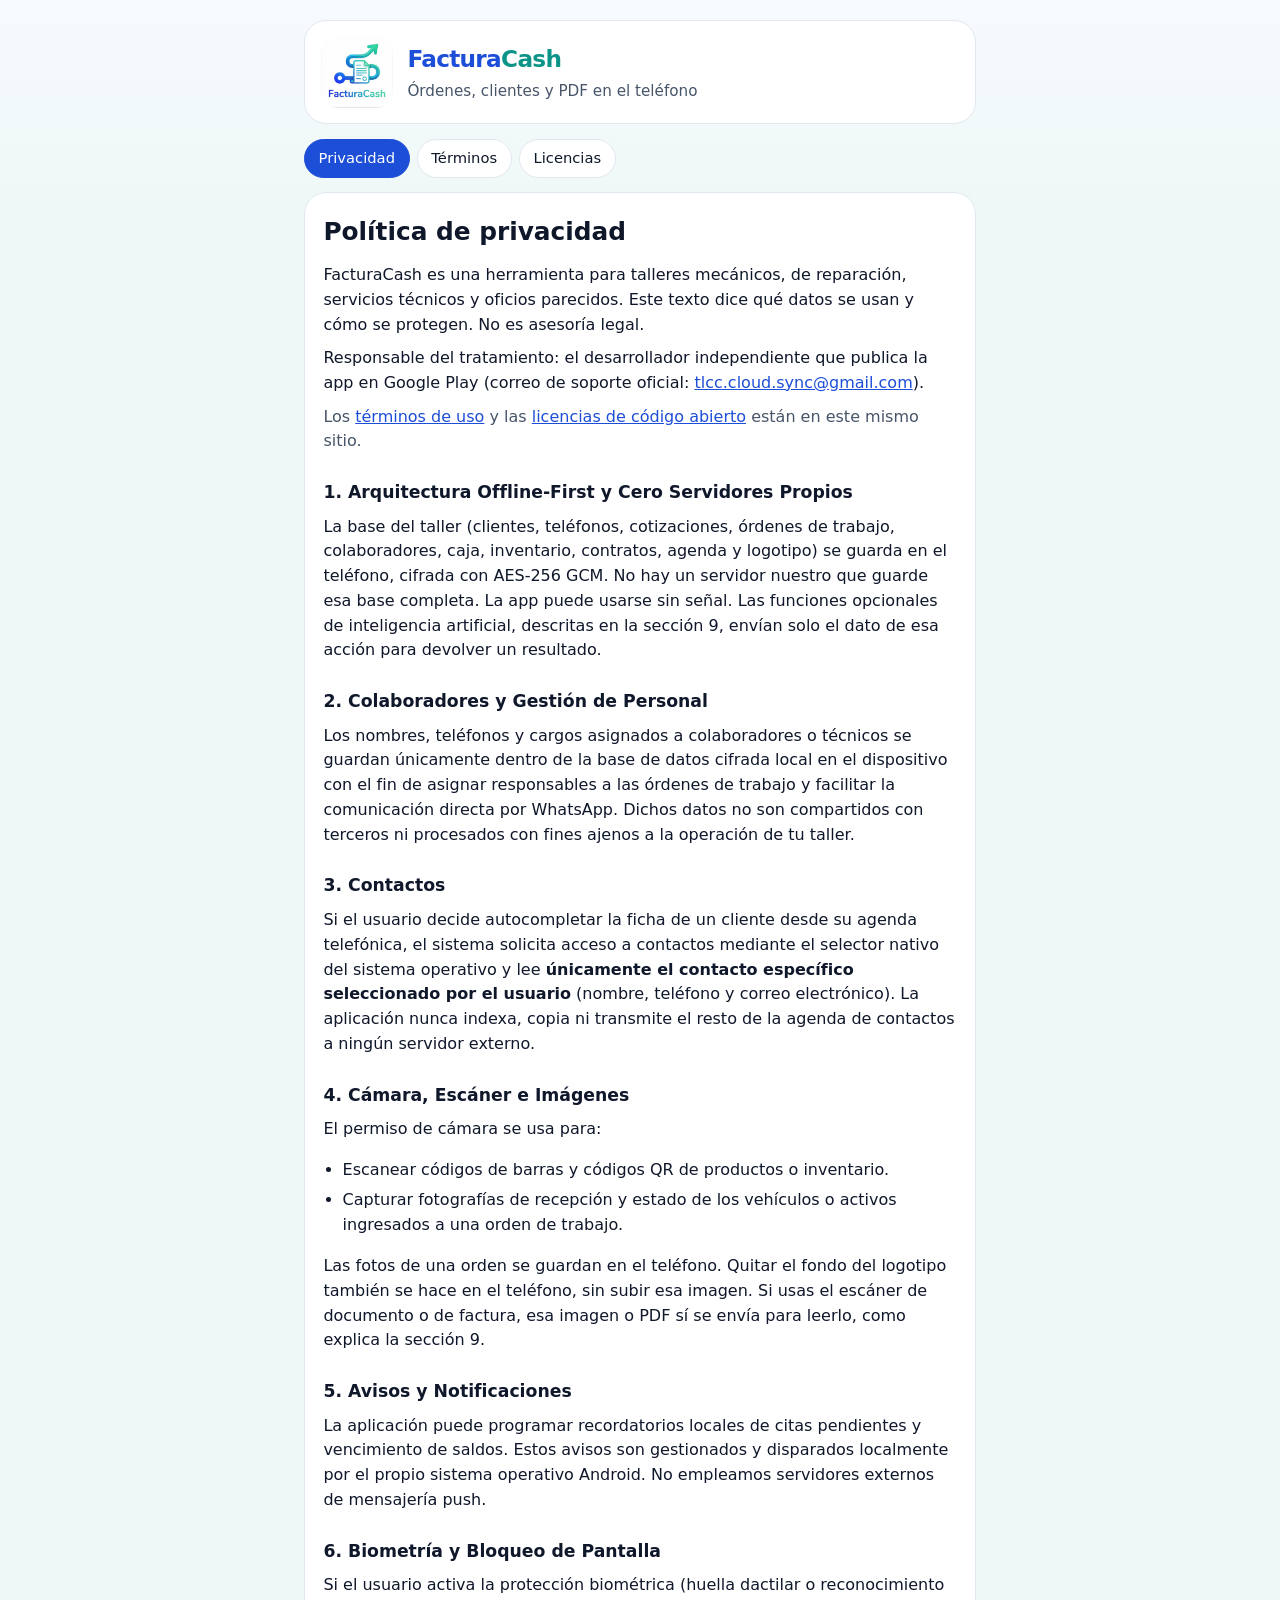
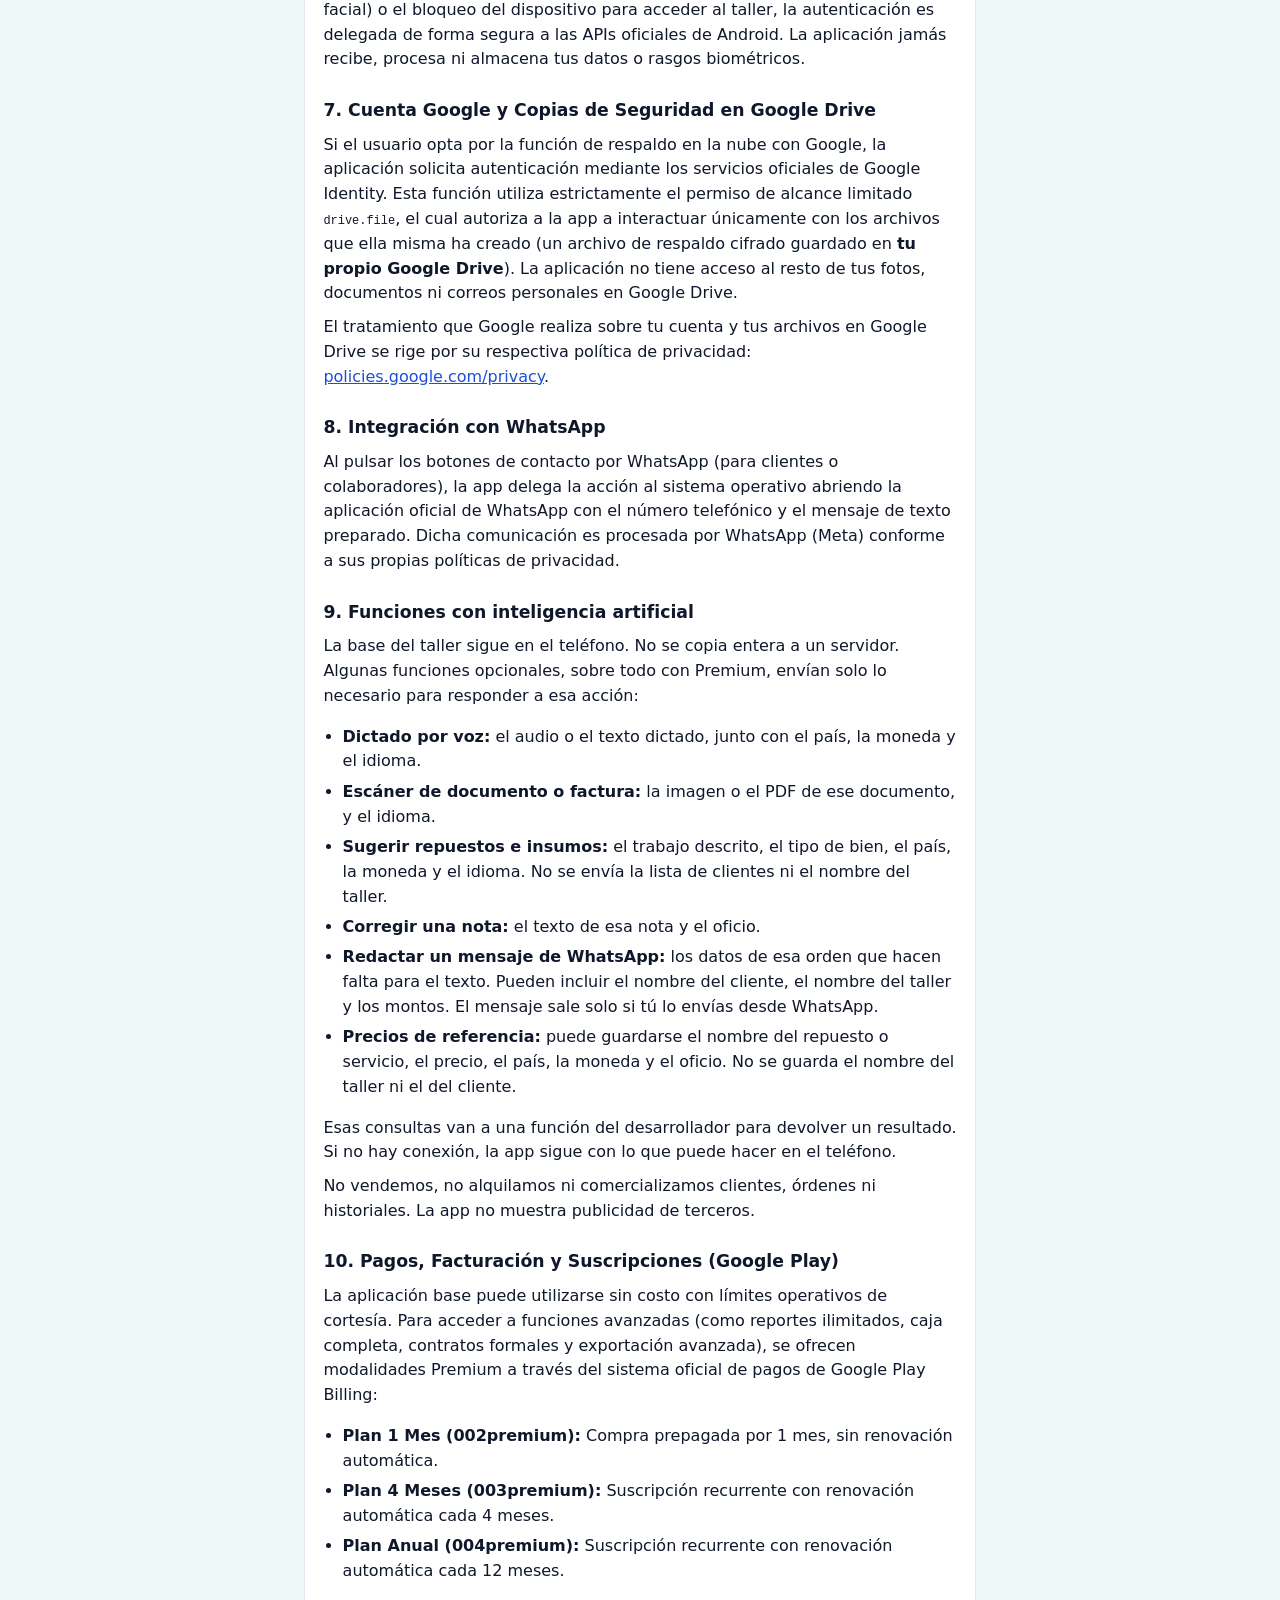
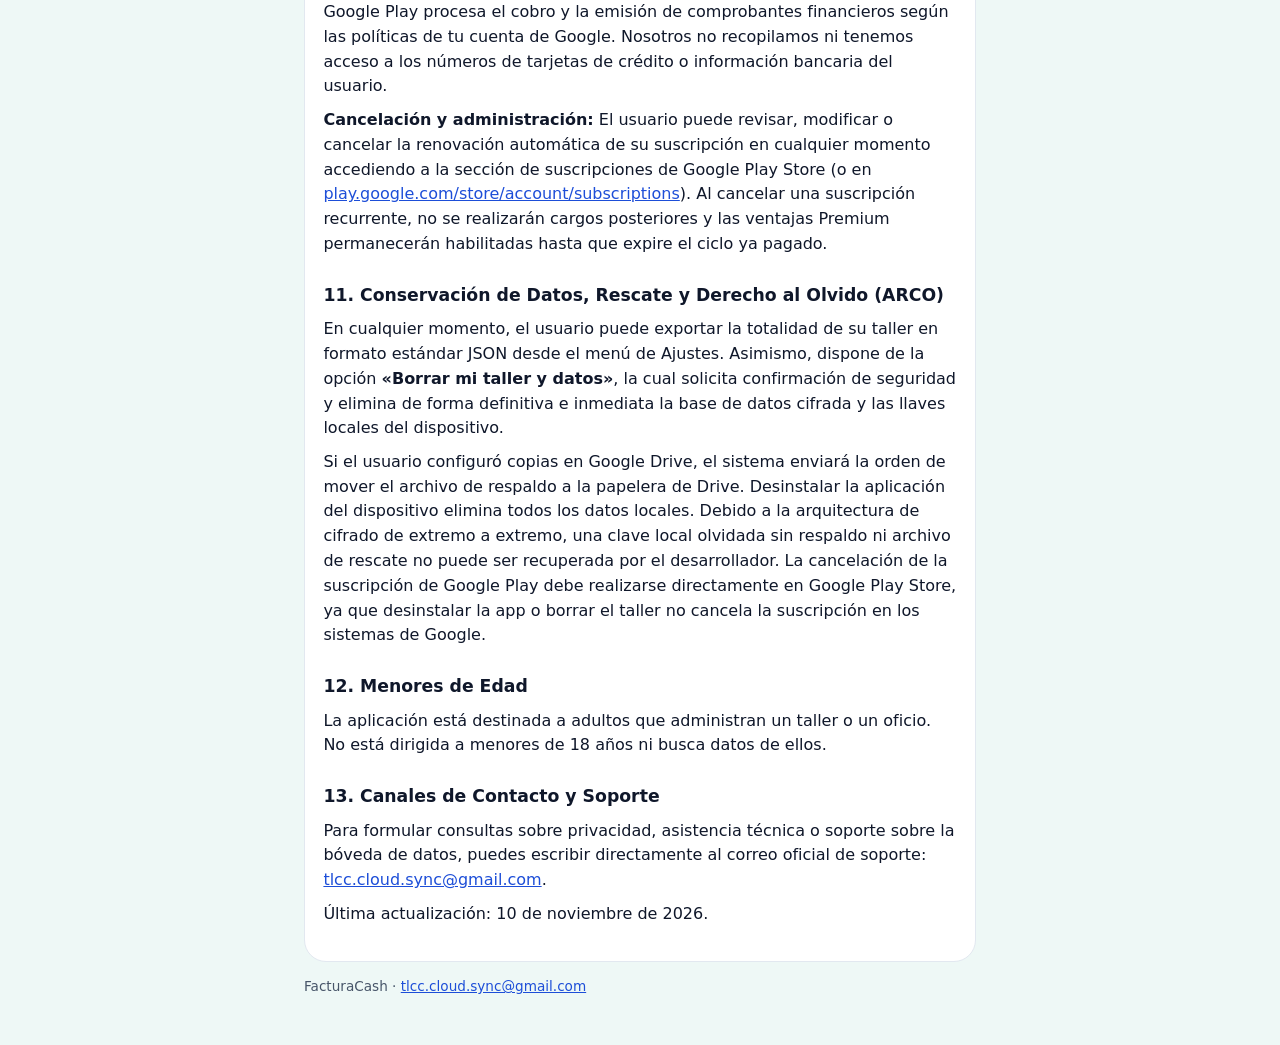
<file: index.html>
<!DOCTYPE html>
<html lang="es">
<head>
  <meta charset="UTF-8" />
  <meta name="viewport" content="width=device-width, initial-scale=1" />
  <title>Política de privacidad — FacturaCash</title>
  <link rel="stylesheet" href="styles.css" />
  <link rel="icon" href="icono.png" />
</head>
<body>
  <div class="wrap">
  <header class="top">
    <img src="icono.png" alt="" width="72" height="72" />
    <div>
      <p class="brand"><span class="a">Factura</span><span class="b">Cash</span></p>
      <p class="tag">Órdenes, clientes y PDF en el teléfono</p>
    </div>
  </header>
  <nav>
    <a href="./" aria-current="page">Privacidad</a>
    <a href="terminos.html">Términos</a>
    <a href="licencias.html">Licencias</a>
  </nav>
  <main>
  <h1>Política de privacidad</h1>
  <p>FacturaCash es una herramienta para talleres mecánicos, de reparación, servicios técnicos y oficios parecidos. Este texto dice qué datos se usan y cómo se protegen. No es asesoría legal.</p>
  <p>Responsable del tratamiento: el desarrollador independiente que publica la app en Google Play (correo de soporte oficial: <a href="mailto:tlcc.cloud.sync@gmail.com">tlcc.cloud.sync@gmail.com</a>).</p>
  <p class="note">Los <a href="terminos.html">términos de uso</a> y las <a href="licencias.html">licencias de código abierto</a> están en este mismo sitio.</p>

  <h2>1. Arquitectura Offline-First y Cero Servidores Propios</h2>
  <p>La base del taller (clientes, teléfonos, cotizaciones, órdenes de trabajo, colaboradores, caja, inventario, contratos, agenda y logotipo) se guarda en el teléfono, cifrada con AES-256 GCM. No hay un servidor nuestro que guarde esa base completa. La app puede usarse sin señal. Las funciones opcionales de inteligencia artificial, descritas en la sección 9, envían solo el dato de esa acción para devolver un resultado.</p>

  <h2>2. Colaboradores y Gestión de Personal</h2>
  <p>Los nombres, teléfonos y cargos asignados a colaboradores o técnicos se guardan únicamente dentro de la base de datos cifrada local en el dispositivo con el fin de asignar responsables a las órdenes de trabajo y facilitar la comunicación directa por WhatsApp. Dichos datos no son compartidos con terceros ni procesados con fines ajenos a la operación de tu taller.</p>

  <h2>3. Contactos</h2>
  <p>Si el usuario decide autocompletar la ficha de un cliente desde su agenda telefónica, el sistema solicita acceso a contactos mediante el selector nativo del sistema operativo y lee <strong>únicamente el contacto específico seleccionado por el usuario</strong> (nombre, teléfono y correo electrónico). La aplicación nunca indexa, copia ni transmite el resto de la agenda de contactos a ningún servidor externo.</p>

  <h2>4. Cámara, Escáner e Imágenes</h2>
  <p>El permiso de cámara se usa para:</p>
  <ul>
    <li>Escanear códigos de barras y códigos QR de productos o inventario.</li>
    <li>Capturar fotografías de recepción y estado de los vehículos o activos ingresados a una orden de trabajo.</li>
  </ul>
  <p>Las fotos de una orden se guardan en el teléfono. Quitar el fondo del logotipo también se hace en el teléfono, sin subir esa imagen. Si usas el escáner de documento o de factura, esa imagen o PDF sí se envía para leerlo, como explica la sección 9.</p>

  <h2>5. Avisos y Notificaciones</h2>
  <p>La aplicación puede programar recordatorios locales de citas pendientes y vencimiento de saldos. Estos avisos son gestionados y disparados localmente por el propio sistema operativo Android. No empleamos servidores externos de mensajería push.</p>

  <h2>6. Biometría y Bloqueo de Pantalla</h2>
  <p>Si el usuario activa la protección biométrica (huella dactilar o reconocimiento facial) o el bloqueo del dispositivo para acceder al taller, la autenticación es delegada de forma segura a las APIs oficiales de Android. La aplicación jamás recibe, procesa ni almacena tus datos o rasgos biométricos.</p>

  <h2>7. Cuenta Google y Copias de Seguridad en Google Drive</h2>
  <p>Si el usuario opta por la función de respaldo en la nube con Google, la aplicación solicita autenticación mediante los servicios oficiales de Google Identity. Esta función utiliza estrictamente el permiso de alcance limitado <code>drive.file</code>, el cual autoriza a la app a interactuar únicamente con los archivos que ella misma ha creado (un archivo de respaldo cifrado guardado en <strong>tu propio Google Drive</strong>). La aplicación no tiene acceso al resto de tus fotos, documentos ni correos personales en Google Drive.</p>
  <p>El tratamiento que Google realiza sobre tu cuenta y tus archivos en Google Drive se rige por su respectiva política de privacidad: <a href="https://policies.google.com/privacy" target="_blank" rel="noopener">policies.google.com/privacy</a>.</p>

  <h2>8. Integración con WhatsApp</h2>
  <p>Al pulsar los botones de contacto por WhatsApp (para clientes o colaboradores), la app delega la acción al sistema operativo abriendo la aplicación oficial de WhatsApp con el número telefónico y el mensaje de texto preparado. Dicha comunicación es procesada por WhatsApp (Meta) conforme a sus propias políticas de privacidad.</p>

  <h2>9. Funciones con inteligencia artificial</h2>
  <p>La base del taller sigue en el teléfono. No se copia entera a un servidor. Algunas funciones opcionales, sobre todo con Premium, envían solo lo necesario para responder a esa acción:</p>
  <ul>
    <li><strong>Dictado por voz:</strong> el audio o el texto dictado, junto con el país, la moneda y el idioma.</li>
    <li><strong>Escáner de documento o factura:</strong> la imagen o el PDF de ese documento, y el idioma.</li>
    <li><strong>Sugerir repuestos e insumos:</strong> el trabajo descrito, el tipo de bien, el país, la moneda y el idioma. No se envía la lista de clientes ni el nombre del taller.</li>
    <li><strong>Corregir una nota:</strong> el texto de esa nota y el oficio.</li>
    <li><strong>Redactar un mensaje de WhatsApp:</strong> los datos de esa orden que hacen falta para el texto. Pueden incluir el nombre del cliente, el nombre del taller y los montos. El mensaje sale solo si tú lo envías desde WhatsApp.</li>
    <li><strong>Precios de referencia:</strong> puede guardarse el nombre del repuesto o servicio, el precio, el país, la moneda y el oficio. No se guarda el nombre del taller ni el del cliente.</li>
  </ul>
  <p>Esas consultas van a una función del desarrollador para devolver un resultado. Si no hay conexión, la app sigue con lo que puede hacer en el teléfono.</p>
  <p>No vendemos, no alquilamos ni comercializamos clientes, órdenes ni historiales. La app no muestra publicidad de terceros.</p>

  <h2>10. Pagos, Facturación y Suscripciones (Google Play)</h2>
  <p>La aplicación base puede utilizarse sin costo con límites operativos de cortesía. Para acceder a funciones avanzadas (como reportes ilimitados, caja completa, contratos formales y exportación avanzada), se ofrecen modalidades Premium a través del sistema oficial de pagos de Google Play Billing:</p>
  <ul>
    <li><strong>Plan 1 Mes (002premium):</strong> Compra prepagada por 1 mes, sin renovación automática.</li>
    <li><strong>Plan 4 Meses (003premium):</strong> Suscripción recurrente con renovación automática cada 4 meses.</li>
    <li><strong>Plan Anual (004premium):</strong> Suscripción recurrente con renovación automática cada 12 meses.</li>
  </ul>
  <p>Google Play procesa el cobro y la emisión de comprobantes financieros según las políticas de tu cuenta de Google. Nosotros no recopilamos ni tenemos acceso a los números de tarjetas de crédito o información bancaria del usuario.</p>
  <p><strong>Cancelación y administración:</strong> El usuario puede revisar, modificar o cancelar la renovación automática de su suscripción en cualquier momento accediendo a la sección de suscripciones de Google Play Store (o en <a href="https://play.google.com/store/account/subscriptions" target="_blank" rel="noopener">play.google.com/store/account/subscriptions</a>). Al cancelar una suscripción recurrente, no se realizarán cargos posteriores y las ventajas Premium permanecerán habilitadas hasta que expire el ciclo ya pagado.</p>

  <h2>11. Conservación de Datos, Rescate y Derecho al Olvido (ARCO)</h2>
  <p>En cualquier momento, el usuario puede exportar la totalidad de su taller en formato estándar JSON desde el menú de Ajustes. Asimismo, dispone de la opción <strong>«Borrar mi taller y datos»</strong>, la cual solicita confirmación de seguridad y elimina de forma definitiva e inmediata la base de datos cifrada y las llaves locales del dispositivo.</p>
  <p>Si el usuario configuró copias en Google Drive, el sistema enviará la orden de mover el archivo de respaldo a la papelera de Drive. Desinstalar la aplicación del dispositivo elimina todos los datos locales. Debido a la arquitectura de cifrado de extremo a extremo, una clave local olvidada sin respaldo ni archivo de rescate no puede ser recuperada por el desarrollador. La cancelación de la suscripción de Google Play debe realizarse directamente en Google Play Store, ya que desinstalar la app o borrar el taller no cancela la suscripción en los sistemas de Google.</p>

  <h2>12. Menores de Edad</h2>
  <p>La aplicación está destinada a adultos que administran un taller o un oficio. No está dirigida a menores de 18 años ni busca datos de ellos.</p>

  <h2>13. Canales de Contacto y Soporte</h2>
  <p>Para formular consultas sobre privacidad, asistencia técnica o soporte sobre la bóveda de datos, puedes escribir directamente al correo oficial de soporte: <a href="mailto:tlcc.cloud.sync@gmail.com">tlcc.cloud.sync@gmail.com</a>.</p>
  <p>Última actualización: 10 de noviembre de 2026.</p>
  </main>
  <footer>FacturaCash · <a href="mailto:tlcc.cloud.sync@gmail.com">tlcc.cloud.sync@gmail.com</a></footer>
  </div>
</body>
</html>
</file>
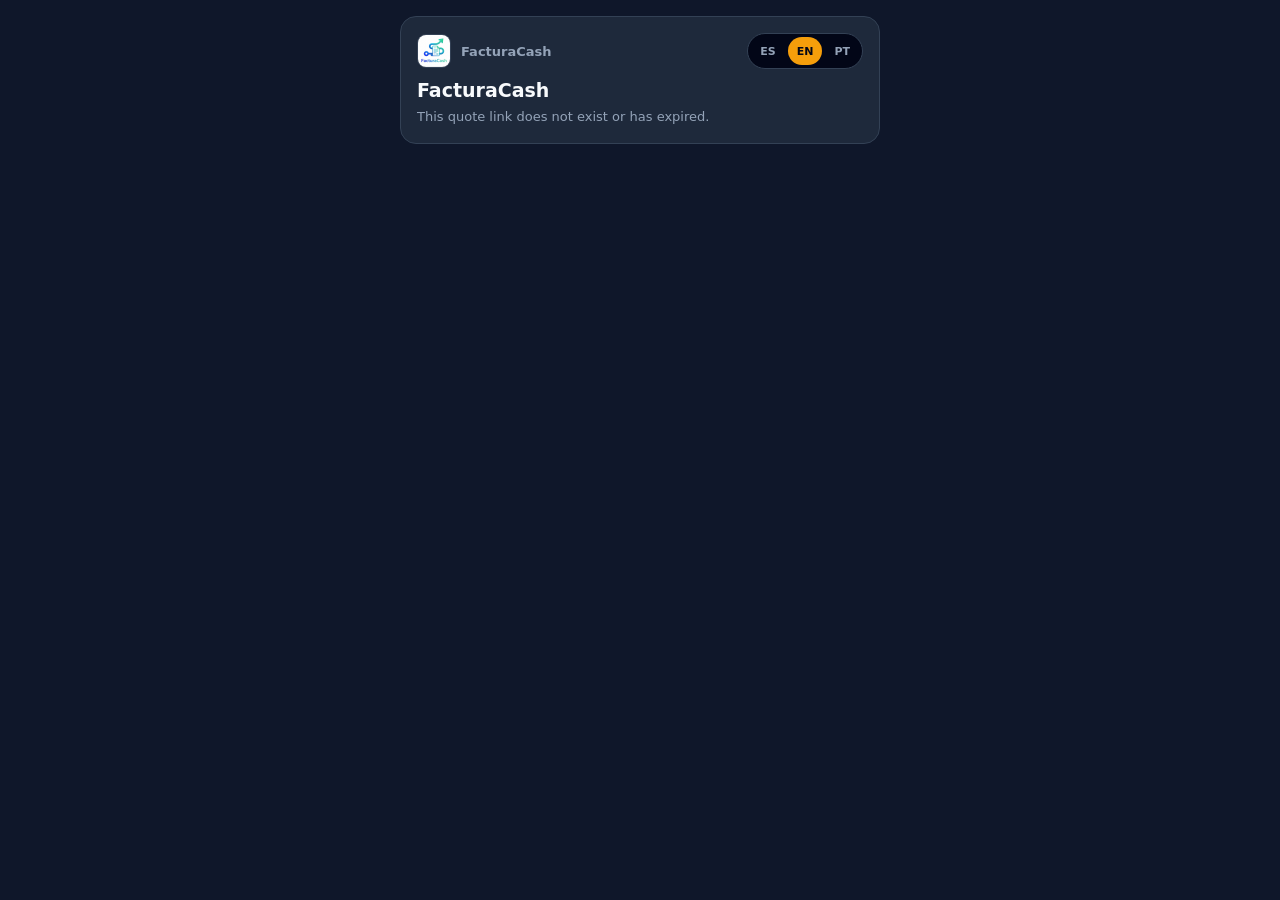
<file: firma.html>
<!DOCTYPE html>
<html lang="es">
<head>
  <meta charset="UTF-8" />
  <meta name="viewport" content="width=device-width, initial-scale=1.0, maximum-scale=1.0, user-scalable=no" />
  <title>Confirmación de Cotización · FacturaCash</title>
  <link rel="icon" href="icono.png" />
  <style>
    :root {
      --bg: #0f172a;
      --card: #1e293b;
      --border: #334155;
      --text: #f8fafc;
      --muted: #94a3b8;
      --accent: #f59e0b;
      --green: #10b981;
      --red: #ef4444;
    }
    * { box-sizing: border-box; margin: 0; padding: 0; font-family: system-ui, -apple-system, "Segoe UI", sans-serif; }
    body { background: var(--bg); color: var(--text); min-height: 100vh; padding: 16px; }
    .wrap { max-width: 480px; margin: 0 auto; display: flex; flex-direction: column; gap: 14px; padding-bottom: 44px; }
    .card { background: var(--card); border: 1px solid var(--border); border-radius: 16px; padding: 16px; }
    .brand-bar { display: flex; align-items: center; justify-content: space-between; gap: 10px; margin-bottom: 10px; }
    .brand-left { display: flex; align-items: center; gap: 10px; min-width: 0; }
    .brand-left img { width: 34px; height: 34px; border-radius: 9px; border: 1px solid var(--border); flex-shrink: 0; }
    .brand-left span { font-size: 13px; font-weight: 800; color: var(--muted); }
    .lang-switch { display: inline-flex; align-items: center; gap: 3px; background: #020617; border: 1px solid var(--border); border-radius: 999px; padding: 3px; flex-shrink: 0; }
    .lang-btn { border: none; background: transparent; color: var(--muted); font-size: 11px; font-weight: 800; padding: 5px 9px; border-radius: 999px; cursor: pointer; min-height: 28px; transition: background 0.15s, color 0.15s; }
    .lang-btn.active { background: var(--accent); color: #020617; }
    .badge { display: inline-block; padding: 4px 10px; border-radius: 999px; font-size: 11px; font-weight: 800; background: var(--accent); color: #020617; }
    h1 { font-size: 19px; font-weight: 900; margin-top: 8px; line-height: 1.25; }
    .sub { font-size: 13px; color: var(--muted); margin-top: 5px; line-height: 1.45; }
    .note-box { margin-top: 10px; padding: 10px 12px; border-radius: 10px; background: rgba(15, 23, 42, 0.65); border: 1px solid var(--border); font-size: 13px; color: #e2e8f0; line-height: 1.45; white-space: pre-wrap; }
    .item-row { display: flex; align-items: flex-start; gap: 10px; padding: 11px 0; border-bottom: 1px solid var(--border); cursor: pointer; }
    .item-row:last-child { border-bottom: none; }
    .item-row input[type="checkbox"] { width: 22px; height: 22px; margin-top: 1px; accent-color: var(--green); flex-shrink: 0; }
    .item-info { flex: 1; font-size: 13px; line-height: 1.4; }
    .item-price { font-weight: 800; font-size: 13px; white-space: nowrap; }
    .total-box { display: flex; justify-content: space-between; align-items: center; padding-top: 12px; border-top: 1px solid var(--border); font-size: 16px; font-weight: 900; margin-top: 4px; }
    label.field-label { display: block; font-size: 12px; font-weight: 700; color: var(--muted); margin-bottom: 6px; }
    input[type="text"], textarea { width: 100%; min-height: 46px; border-radius: 12px; border: 1px solid var(--border); background: #020617; color: var(--text); padding: 10px 12px; font-size: 14px; margin-bottom: 12px; }
    canvas { width: 100%; height: 160px; display: block; background: #ffffff; border-radius: 12px; touch-action: none; border: 2px solid var(--border); }
    .btn { width: 100%; min-height: 48px; border-radius: 14px; border: none; font-size: 14px; font-weight: 800; cursor: pointer; display: flex; align-items: center; justify-content: center; gap: 8px; margin-top: 10px; text-decoration: none; }
    .btn:disabled { opacity: 0.55; cursor: not-allowed; }
    .btn-approve { background: var(--green); color: #022c22; }
    .btn-reject { background: rgba(239,68,68,0.15); color: #fca5a5; border: 1px solid rgba(239,68,68,0.4); }
    .btn-clear { background: transparent; color: var(--muted); border: 1px solid var(--border); min-height: 38px; font-size: 12px; margin-top: 8px; }
    .photos { display: grid; grid-template-columns: repeat(3, 1fr); gap: 8px; margin-top: 10px; }
    .photos a { display: block; }
    .photos img { width: 100%; aspect-ratio: 1; object-fit: cover; border-radius: 10px; border: 1px solid var(--border); display: block; }
    .seal { font-family: ui-monospace, SFMono-Regular, Menlo, monospace; font-size: 11px; color: var(--accent); word-break: break-all; margin-top: 10px; }
    .err-msg { color: #fca5a5; font-size: 12px; font-weight: 700; margin-top: 8px; }
  </style>
</head>
<body>
  <div class="wrap" id="app">
    <div class="card">
      <div class="brand-bar" id="bootBrandBar"></div>
      <p class="sub" id="loadingText">Cargando cotización...</p>
    </div>
  </div>

  <script>
    (function () {
      const API_BASE = "https://ettylolkcccfnrjnpqro.supabase.co/functions/v1/quote-portal";
      const params = new URLSearchParams(window.location.search);
      const TOKEN = (params.get("t") || "").trim().replace(/[^a-zA-Z0-9_-]/g, "");

      const I18N = {
        es: {
          pageTitle: "Confirmación de Cotización · FacturaCash",
          loading: "Cargando cotización...",
          quoteFor: "Cotización para",
          itemsTitle: "Detalle de trabajos e insumos (marca los que autorizas):",
          totalAuthorized: "Total autorizado:",
          photosTitle: "Evidencia adjunta:",
          signerName: "Tu Nombre y Apellido *",
          signerTaxId: "Documento / RUT / DNI (opcional)",
          comment: "Observación o indicación para el taller (opcional)",
          signTitle: "Firma con tu dedo en el recuadro blanco *",
          clearSign: "Limpiar firma",
          approveBtn: "✍️ Aprobar y Firmar Autorización",
          rejectBtn: "✕ Rechazar Presupuesto",
          sending: "Enviando autorización...",
          alreadyDone: "Esta cotización ya fue respondida:",
          expired: "Este enlace de cotización no existe o expiró.",
          needSign: "Por favor escribe tu nombre y dibuja tu firma en el recuadro.",
          submitError: "No se pudo guardar tu respuesta. Revisa tu conexión e inténtalo nuevamente.",
          successApproved: "✅ ¡Autorización firmada y enviada al taller!",
          successRejected: "Respuesta enviada al taller.",
          sendWaBack: "📲 Enviar comprobante al WhatsApp del taller",
          sealLabel: "Sello Digital SHA-256:",
          statusMap: { APPROVED: "Aprobada", PARTIAL: "Aprobada parcialmente", REJECTED: "Rechazada" }
        },
        en: {
          pageTitle: "Quote Authorization · FacturaCash",
          loading: "Loading quote...",
          quoteFor: "Quote for",
          itemsTitle: "Work & parts breakdown (check the items you authorize):",
          totalAuthorized: "Authorized total:",
          photosTitle: "Attached evidence:",
          signerName: "Your Full Name *",
          signerTaxId: "ID / Tax Number (optional)",
          comment: "Comment or note for the workshop (optional)",
          signTitle: "Sign with your finger inside the white box *",
          clearSign: "Clear signature",
          approveBtn: "✍️ Approve & Sign Authorization",
          rejectBtn: "✕ Reject Quote",
          sending: "Sending authorization...",
          alreadyDone: "This quote has already been answered:",
          expired: "This quote link does not exist or has expired.",
          needSign: "Please enter your name and draw your signature.",
          submitError: "Could not save your response. Check your connection and try again.",
          successApproved: "✅ Authorization signed and sent to the workshop!",
          successRejected: "Response sent to the workshop.",
          sendWaBack: "📲 Send receipt to Workshop WhatsApp",
          sealLabel: "SHA-256 Digital Seal:",
          statusMap: { APPROVED: "Approved", PARTIAL: "Partially Approved", REJECTED: "Rejected" }
        },
        pt: {
          pageTitle: "Confirmação de Orçamento · FacturaCash",
          loading: "Carregando orçamento...",
          quoteFor: "Orçamento para",
          itemsTitle: "Detalhamento de serviços e peças (marque os que autoriza):",
          totalAuthorized: "Total autorizado:",
          photosTitle: "Evidências anexadas:",
          signerName: "Seu Nome Completo *",
          signerTaxId: "CPF / CNPJ / Documento (opcional)",
          comment: "Observação para a oficina (opcional)",
          signTitle: "Assine com o dedo no quadro branco *",
          clearSign: "Limpar assinatura",
          approveBtn: "✍️ Aprovar e Assinar Autorização",
          rejectBtn: "✕ Recusar Orçamento",
          sending: "Enviando autorização...",
          alreadyDone: "Este orçamento já foi respondido:",
          expired: "Este link de orçamento não existe ou expirou.",
          needSign: "Por favor, digite seu nome e desenhe sua assinatura.",
          submitError: "Não foi possível salvar sua resposta. Verifique sua conexão e tente novamente.",
          successApproved: "✅ Autorização assinada e enviada para a oficina!",
          successRejected: "Resposta enviada para a oficina.",
          sendWaBack: "📲 Enviar comprovante para o WhatsApp da oficina",
          sealLabel: "Selo Digital SHA-256:",
          statusMap: { APPROVED: "Aprovado", PARTIAL: "Aprovado parcialmente", REJECTED: "Recusado" }
        }
      };

      function detectFallbackLang() {
        const qp = (params.get("lang") || "").toLowerCase();
        if (qp === "es" || qp === "en" || qp === "pt") return qp;
        const nav = (navigator.language || "es").toLowerCase();
        if (nav.startsWith("pt")) return "pt";
        if (nav.startsWith("en")) return "en";
        return "es";
      }

      let currentLang = detectFallbackLang();
      let isSubmitting = false;
      const langHandlers = [];
      const langSwitches = [];

      function registerLangHandler(fn) {
        langHandlers.push(fn);
        fn(I18N[currentLang], currentLang);
      }

      function applyLanguage(nextLang) {
        if (!I18N[nextLang]) return;
        currentLang = nextLang;
        document.documentElement.lang = nextLang;
        document.title = I18N[nextLang].pageTitle;
        for (const sw of langSwitches) {
          sw.querySelectorAll("button").forEach((b) => {
            b.classList.toggle("active", b.dataset.lang === nextLang);
          });
        }
        const L = I18N[nextLang];
        for (const fn of langHandlers) {
          fn(L, nextLang);
        }
      }

      function el(tag, className, text) {
        const node = document.createElement(tag);
        if (className) node.className = className;
        if (text !== undefined && text !== null) node.textContent = String(text);
        return node;
      }

      function brandHeader() {
        const bar = el("div", "brand-bar");
        const left = el("div", "brand-left");
        const img = el("img");
        img.src = "icono.png";
        img.alt = "FacturaCash";
        left.appendChild(img);
        left.appendChild(el("span", "", "FacturaCash"));
        bar.appendChild(left);

        const sw = el("div", "lang-switch");
        sw.setAttribute("role", "group");
        sw.setAttribute("aria-label", "Language");
        ["es", "en", "pt"].forEach((code) => {
          const btn = el("button", "lang-btn" + (code === currentLang ? " active" : ""), code.toUpperCase());
          btn.type = "button";
          btn.dataset.lang = code;
          btn.addEventListener("click", () => applyLanguage(code));
          sw.appendChild(btn);
        });
        langSwitches.push(sw);
        bar.appendChild(sw);
        return bar;
      }

      function resetViewHandlers() {
        langHandlers.length = 0;
        langSwitches.length = 0;
      }

      function renderErrorCard(key) {
        resetViewHandlers();
        const app = document.getElementById("app");
        app.innerHTML = "";
        const card = el("div", "card");
        card.appendChild(brandHeader());
        card.appendChild(el("h1", "", "FacturaCash"));
        const msgEl = el("p", "sub");
        card.appendChild(msgEl);
        registerLangHandler((L) => { msgEl.textContent = L[key] || ""; });
        app.appendChild(card);
      }

      async function sha256Hex(text) {
        if (window.crypto && window.crypto.subtle) {
          const buf = await window.crypto.subtle.digest("SHA-256", new TextEncoder().encode(text));
          return Array.from(new Uint8Array(buf)).map((b) => b.toString(16).padStart(2, "0")).join("");
        }
        let h = 0x811c9dc5;
        for (let i = 0; i < text.length; i++) {
          h = Math.imul(h ^ text.charCodeAt(i), 0x01000193) >>> 0;
        }
        return h.toString(16).padStart(8, "0").repeat(8);
      }

      function computeItemAmount(it) {
        if (typeof it.lineTotal === "number" && Number.isFinite(it.lineTotal)) {
          return Math.max(0, it.lineTotal);
        }
        const qty = Number(it.qty) || 1;
        const price = Number(it.price) || 0;
        return Math.max(0, qty * price);
      }

      // Initialize loading screen header switcher
      const bootBar = document.getElementById("bootBrandBar");
      if (bootBar) {
        bootBar.replaceWith(brandHeader());
        const lt = document.getElementById("loadingText");
        if (lt) registerLangHandler((L) => { lt.textContent = L.loading; });
      }

      async function boot() {
        if (!TOKEN) {
          renderErrorCard("expired");
          return;
        }

        try {
          const res = await fetch(API_BASE + "?t=" + encodeURIComponent(TOKEN) + "&format=json");
          const data = await res.json();
          if (!data || !data.ok) {
            renderErrorCard("expired");
            return;
          }

          const ws = data.workshop_snapshot || {};
          const qs = data.quote_snapshot || {};
          const qpLang = (params.get("lang") || "").toLowerCase();
          if (qpLang !== "es" && qpLang !== "en" && qpLang !== "pt") {
            if (ws.lang === "en" || ws.lang === "pt" || ws.lang === "es") {
              currentLang = ws.lang;
            }
          }

          const currency = ws.currency || "$";
          const items = Array.isArray(qs.items) ? qs.items : [];
          const fmt = (n, lng) => {
            const loc = lng === "en" ? "en-US" : lng === "pt" ? "pt-BR" : "es-CL";
            return currency + " " + Math.round(Number(n || 0)).toLocaleString(loc);
          };

          resetViewHandlers();
          const app = document.getElementById("app");
          app.innerHTML = "";

          if (data.status === "APPROVED" || data.status === "PARTIAL" || data.status === "REJECTED") {
            const rd = data.response_data || {};
            const card = el("div", "card");
            card.appendChild(brandHeader());
            card.appendChild(el("span", "badge", data.folio_code || "-"));
            card.appendChild(el("h1", "", ws.workshopName || "FacturaCash"));
            const statusP = el("p", "sub");
            const sealP = el("p", "seal");
            card.appendChild(statusP);
            card.appendChild(sealP);
            registerLangHandler((L) => {
              const statusText = (L.statusMap && L.statusMap[data.status]) || data.status;
              statusP.textContent = L.alreadyDone + " " + statusText;
              sealP.textContent = L.sealLabel + " " + (rd.approvalHash || "-");
            });
            app.appendChild(card);
            applyLanguage(currentLang);
            return;
          }

          // Card 1: Workshop & Quote summary + Evidence photos
          const headerCard = el("div", "card");
          headerCard.appendChild(brandHeader());
          headerCard.appendChild(el("span", "badge", data.folio_code || "-"));
          headerCard.appendChild(el("h1", "", ws.workshopName || "Taller"));
          const detailLine = [qs.clientName || "-", qs.assetDetail || qs.job || ""].filter(Boolean).join(" · ");
          const quoteForP = el("p", "sub");
          headerCard.appendChild(quoteForP);
          registerLangHandler((L) => { quoteForP.textContent = L.quoteFor + ": " + detailLine; });

          if (qs.note) {
            headerCard.appendChild(el("div", "note-box", qs.note));
          }
          const evPhotos = Array.isArray(qs.evidencePhotos)
            ? qs.evidencePhotos.filter((u) => typeof u === "string" && /^https?:\/\//i.test(u))
            : [];
          if (evPhotos.length > 0) {
            const pTitle = el("label", "field-label");
            pTitle.style.marginTop = "12px";
            headerCard.appendChild(pTitle);
            registerLangHandler((L) => { pTitle.textContent = L.photosTitle; });
            const grid = el("div", "photos");
            for (const url of evPhotos.slice(0, 6)) {
              const link = el("a");
              link.href = url;
              link.target = "_blank";
              link.rel = "noopener noreferrer";
              const img = el("img");
              img.src = url;
              img.alt = "Evidence";
              link.appendChild(img);
              grid.appendChild(link);
            }
            headerCard.appendChild(grid);
          }
          app.appendChild(headerCard);

          // Card 2: Interactive Item selection & Total
          const itemsCard = el("div", "card");
          const itemsTitleEl = el("label", "field-label");
          itemsCard.appendChild(itemsTitleEl);
          const itemsListEl = el("div");
          const totalBox = el("div", "total-box");
          const totalTitleEl = el("span");
          const totalValEl = el("span");
          totalBox.appendChild(totalTitleEl);
          totalBox.appendChild(totalValEl);
          itemsCard.appendChild(itemsListEl);
          itemsCard.appendChild(totalBox);
          app.appendChild(itemsCard);

          const selectedIds = new Set(items.map((it) => String(it.id)));
          const itemAmtEls = [];

          function calcTotal() {
            let sum = 0;
            for (const it of items) {
              if (selectedIds.has(String(it.id))) {
                sum += computeItemAmount(it);
              }
            }
            if (ws.applyTax && Number(ws.taxRate) > 0) {
              sum = sum * (1 + Number(ws.taxRate) / 100);
            }
            totalValEl.textContent = fmt(sum, currentLang);
            return Math.round(sum);
          }

          for (const it of items) {
            const row = el("label", "item-row");
            const cb = document.createElement("input");
            cb.type = "checkbox";
            cb.checked = true;
            cb.addEventListener("change", () => {
              if (cb.checked) selectedIds.add(String(it.id));
              else selectedIds.delete(String(it.id));
              calcTotal();
            });
            const info = el("div", "item-info", (it.qty || 1) + "x " + (it.description || ""));
            const amtVal = computeItemAmount(it);
            const amtEl = el("div", "item-price", fmt(amtVal, currentLang));
            itemAmtEls.push({ el: amtEl, val: amtVal });
            row.appendChild(cb);
            row.appendChild(info);
            row.appendChild(amtEl);
            itemsListEl.appendChild(row);
          }

          registerLangHandler((L, lng) => {
            itemsTitleEl.textContent = L.itemsTitle;
            totalTitleEl.textContent = L.totalAuthorized;
            for (const entry of itemAmtEls) {
              entry.el.textContent = fmt(entry.val, lng);
            }
            calcTotal();
          });

          // Card 3: Signer details, Signature canvas & Submit buttons
          const signCard = el("div", "card");
          const lblName = el("label", "field-label");
          signCard.appendChild(lblName);
          const signerNameInput = document.createElement("input");
          signerNameInput.type = "text";
          signerNameInput.value = qs.clientName || "";
          signCard.appendChild(signerNameInput);

          const lblTax = el("label", "field-label");
          signCard.appendChild(lblTax);
          const signerTaxInput = document.createElement("input");
          signerTaxInput.type = "text";
          signCard.appendChild(signerTaxInput);

          const lblComment = el("label", "field-label");
          signCard.appendChild(lblComment);
          const commentInput = document.createElement("textarea");
          commentInput.rows = 2;
          signCard.appendChild(commentInput);

          const lblSign = el("label", "field-label");
          signCard.appendChild(lblSign);
          const canvas = document.createElement("canvas");
          canvas.width = 420;
          canvas.height = 160;
          signCard.appendChild(canvas);

          const clearBtn = el("button", "btn btn-clear");
          clearBtn.type = "button";
          const errEl = el("p", "err-msg", "");
          errEl.style.display = "none";
          let lastErrorKey = "";
          const approveBtn = el("button", "btn btn-approve");
          approveBtn.type = "button";
          const rejectBtn = el("button", "btn btn-reject");
          rejectBtn.type = "button";

          signCard.appendChild(clearBtn);
          signCard.appendChild(errEl);
          signCard.appendChild(approveBtn);
          signCard.appendChild(rejectBtn);
          app.appendChild(signCard);

          registerLangHandler((L) => {
            lblName.textContent = L.signerName;
            lblTax.textContent = L.signerTaxId;
            lblComment.textContent = L.comment;
            lblSign.textContent = L.signTitle;
            clearBtn.textContent = L.clearSign;
            approveBtn.textContent = isSubmitting ? L.sending : L.approveBtn;
            rejectBtn.textContent = L.rejectBtn;
            if (lastErrorKey && errEl.style.display !== "none") {
              errEl.textContent = L[lastErrorKey] || "";
            }
          });

          const ctx = canvas.getContext("2d");
          ctx.strokeStyle = "#0f172a";
          ctx.lineWidth = 2.6;
          ctx.lineCap = "round";
          ctx.lineJoin = "round";
          let hasDrawn = false;
          let drawing = false;

          function getCanvasPoint(e) {
            const r = canvas.getBoundingClientRect();
            const pt = e.touches && e.touches[0] ? e.touches[0] : e;
            return {
              x: (pt.clientX - r.left) * (canvas.width / r.width),
              y: (pt.clientY - r.top) * (canvas.height / r.height)
            };
          }

          canvas.addEventListener("pointerdown", (e) => {
            drawing = true;
            hasDrawn = true;
            errEl.style.display = "none";
            lastErrorKey = "";
            const p = getCanvasPoint(e);
            ctx.beginPath();
            ctx.moveTo(p.x, p.y);
          });
          canvas.addEventListener("pointermove", (e) => {
            if (!drawing) return;
            const p = getCanvasPoint(e);
            ctx.lineTo(p.x, p.y);
            ctx.stroke();
          });
          window.addEventListener("pointerup", () => { drawing = false; });

          clearBtn.addEventListener("click", () => {
            ctx.clearRect(0, 0, canvas.width, canvas.height);
            hasDrawn = false;
          });

          async function submitDecision(decision) {
            const L = I18N[currentLang];
            const signerName = signerNameInput.value.trim();
            const signerTaxId = signerTaxInput.value.trim();
            const clientComment = commentInput.value.trim();

            if (decision === "APPROVED" && (!signerName || !hasDrawn)) {
              lastErrorKey = "needSign";
              errEl.textContent = L.needSign;
              errEl.style.display = "block";
              return;
            }

            isSubmitting = true;
            approveBtn.disabled = true;
            rejectBtn.disabled = true;
            errEl.style.display = "none";
            lastErrorKey = "";
            approveBtn.textContent = L.sending;

            try {
              const approvedIds = Array.from(selectedIds);
              const approvedTotal = calcTotal();
              const sigData = hasDrawn ? canvas.toDataURL("image/png") : "";
              const hash = await sha256Hex(
                TOKEN + ":" + decision + ":" + approvedIds.join(",") + ":" + approvedTotal + ":" + signerName
              );

              const postRes = await fetch(API_BASE, {
                method: "POST",
                headers: { "Content-Type": "application/json" },
                body: JSON.stringify({
                  token: TOKEN,
                  decision,
                  approvedItemIds: approvedIds,
                  signerName,
                  signerTaxId,
                  clientComment,
                  signatureData: sigData,
                  approvalHash: hash,
                  approvedTotal
                })
              });
              const out = await postRes.json();
              if (!out || !out.ok) {
                throw new Error((out && out.reason) || "SUBMIT_FAILED");
              }

              const wsPhone = String(ws.workshopPhone || "").replace(/[^\d]/g, "");
              const waText = encodeURIComponent(
                "✅ " + (data.folio_code || "") + " (" + out.status + ") · " + signerName + " · " + fmt(approvedTotal, currentLang) + " · #" + hash.slice(0, 8).toUpperCase()
              );

              resetViewHandlers();
              app.innerHTML = "";
              const doneCard = el("div", "card");
              doneCard.appendChild(brandHeader());
              doneCard.appendChild(el("span", "badge", data.folio_code || "-"));
              const doneTitle = el("h1");
              const sealOut = el("p", "seal");
              doneCard.appendChild(doneTitle);
              doneCard.appendChild(sealOut);
              let waBtn = null;
              if (wsPhone) {
                waBtn = el("a", "btn btn-approve");
                waBtn.href = "https://wa.me/" + wsPhone + "?text=" + waText;
                doneCard.appendChild(waBtn);
              }
              registerLangHandler((Lnow) => {
                doneTitle.textContent = decision === "REJECTED" ? Lnow.successRejected : Lnow.successApproved;
                sealOut.textContent = Lnow.sealLabel + " #" + hash.slice(0, 12).toUpperCase();
                if (waBtn) waBtn.textContent = Lnow.sendWaBack;
              });
              app.appendChild(doneCard);
              applyLanguage(currentLang);
            } catch (_err) {
              isSubmitting = false;
              approveBtn.disabled = false;
              rejectBtn.disabled = false;
              approveBtn.textContent = I18N[currentLang].approveBtn;
              lastErrorKey = "submitError";
              errEl.textContent = I18N[currentLang].submitError;
              errEl.style.display = "block";
            }
          }

          approveBtn.addEventListener("click", () => { void submitDecision("APPROVED"); });
          rejectBtn.addEventListener("click", () => { void submitDecision("REJECTED"); });
          applyLanguage(currentLang);
        } catch (_err) {
          renderErrorCard("submitError");
          applyLanguage(currentLang);
        }
      }

      void boot();
    })();
  </script>
</body>
</html>
</file>
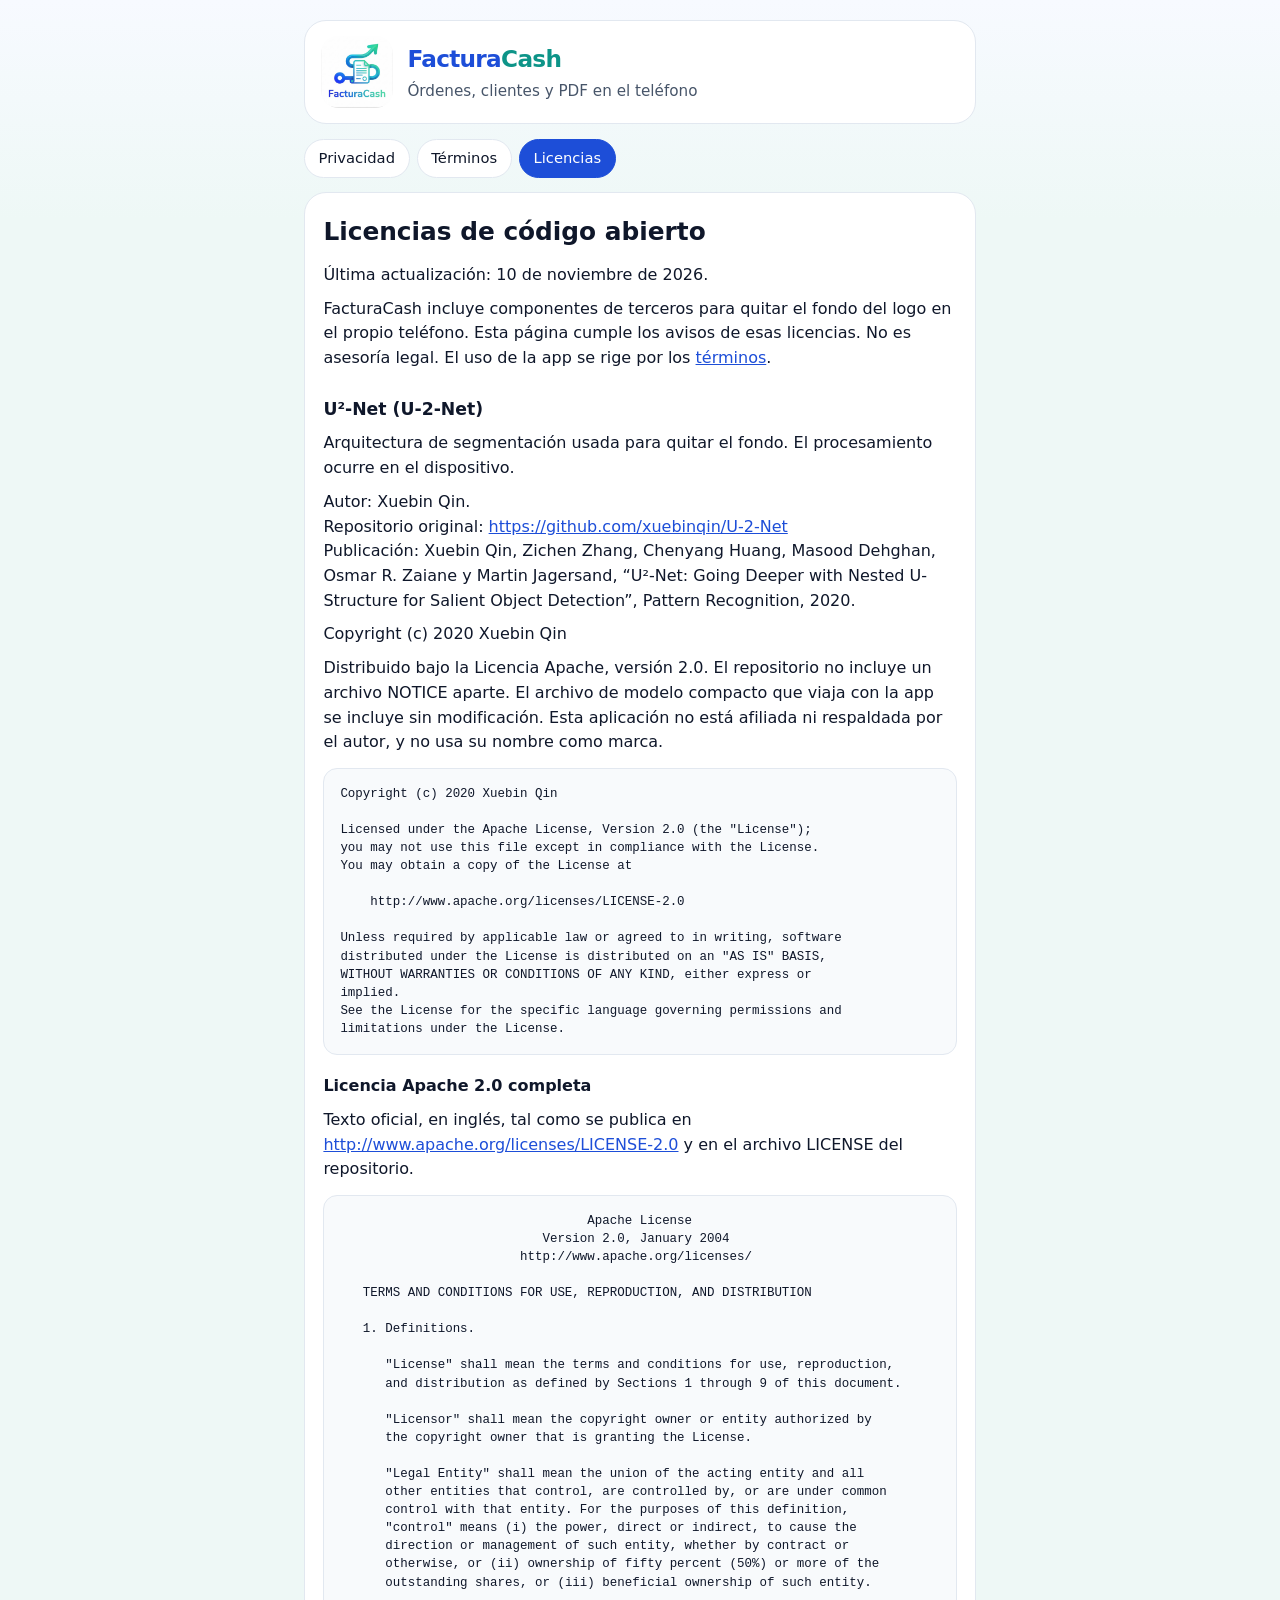
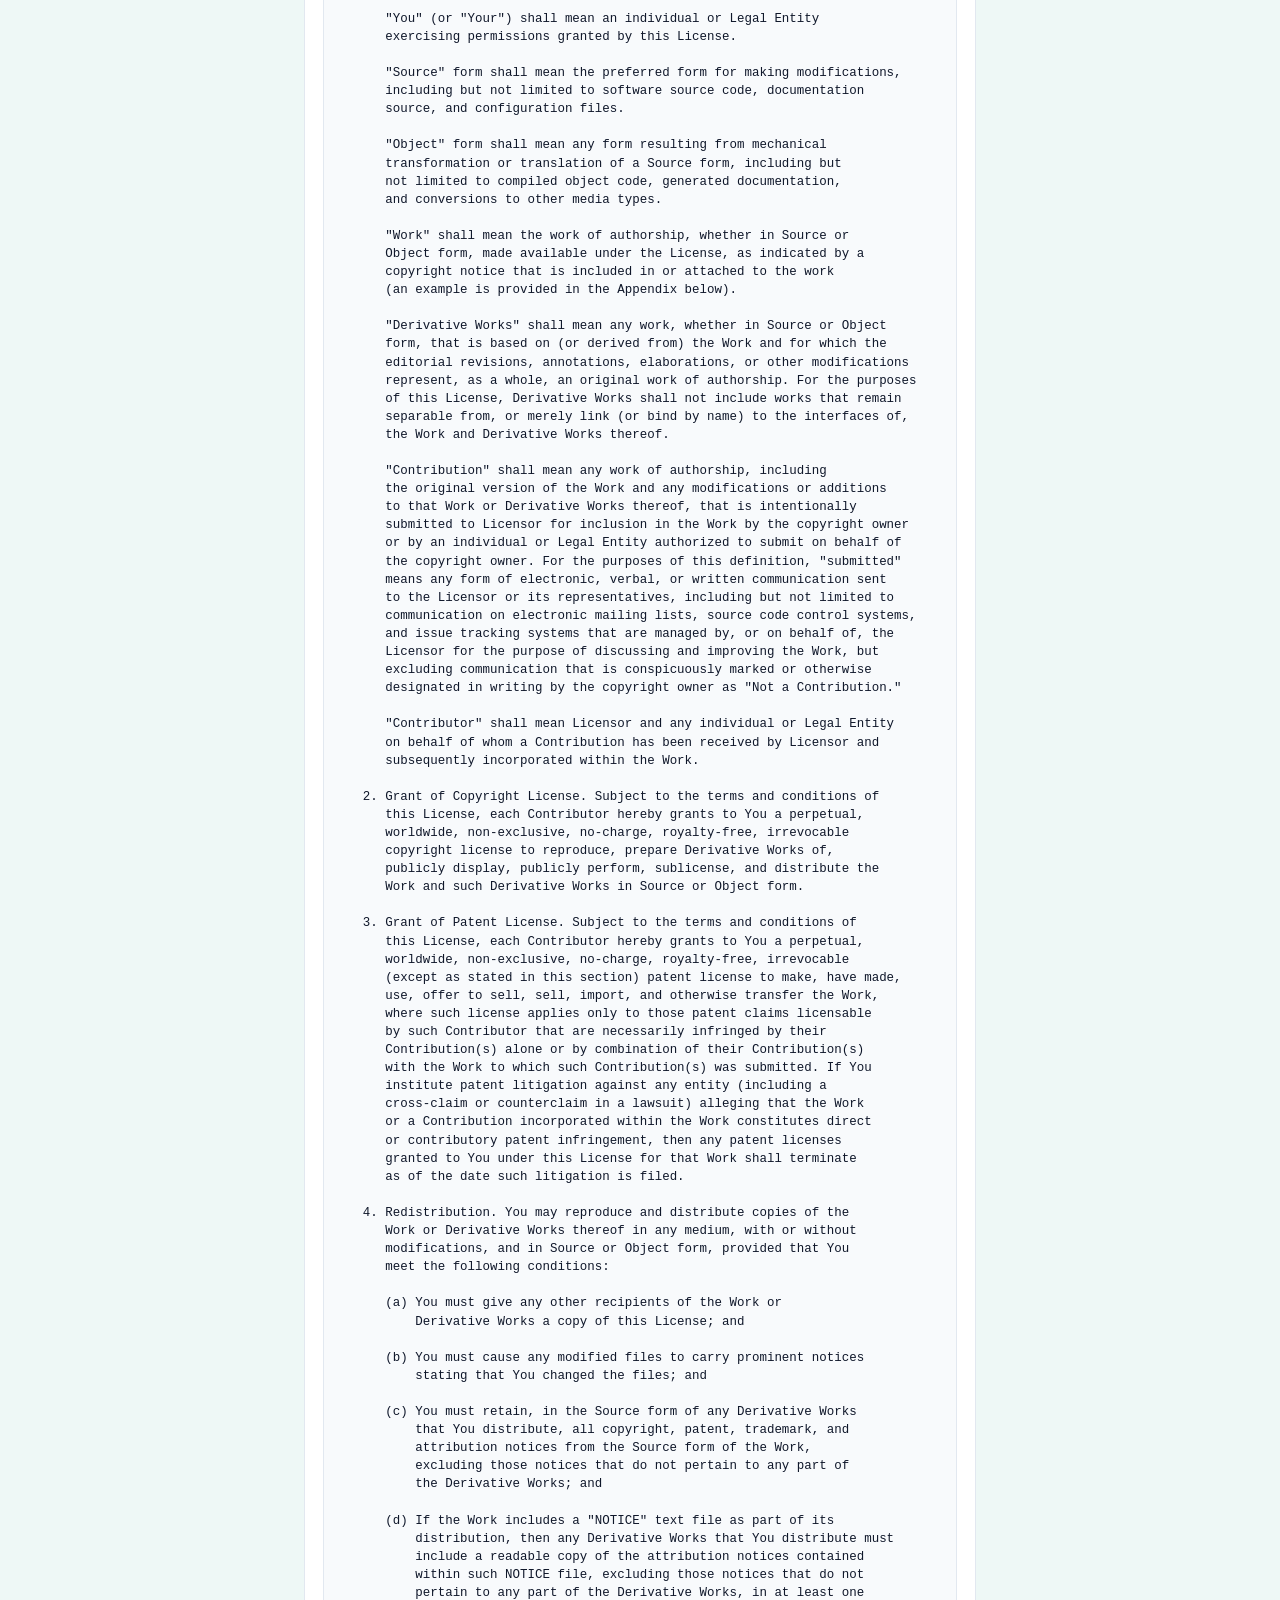
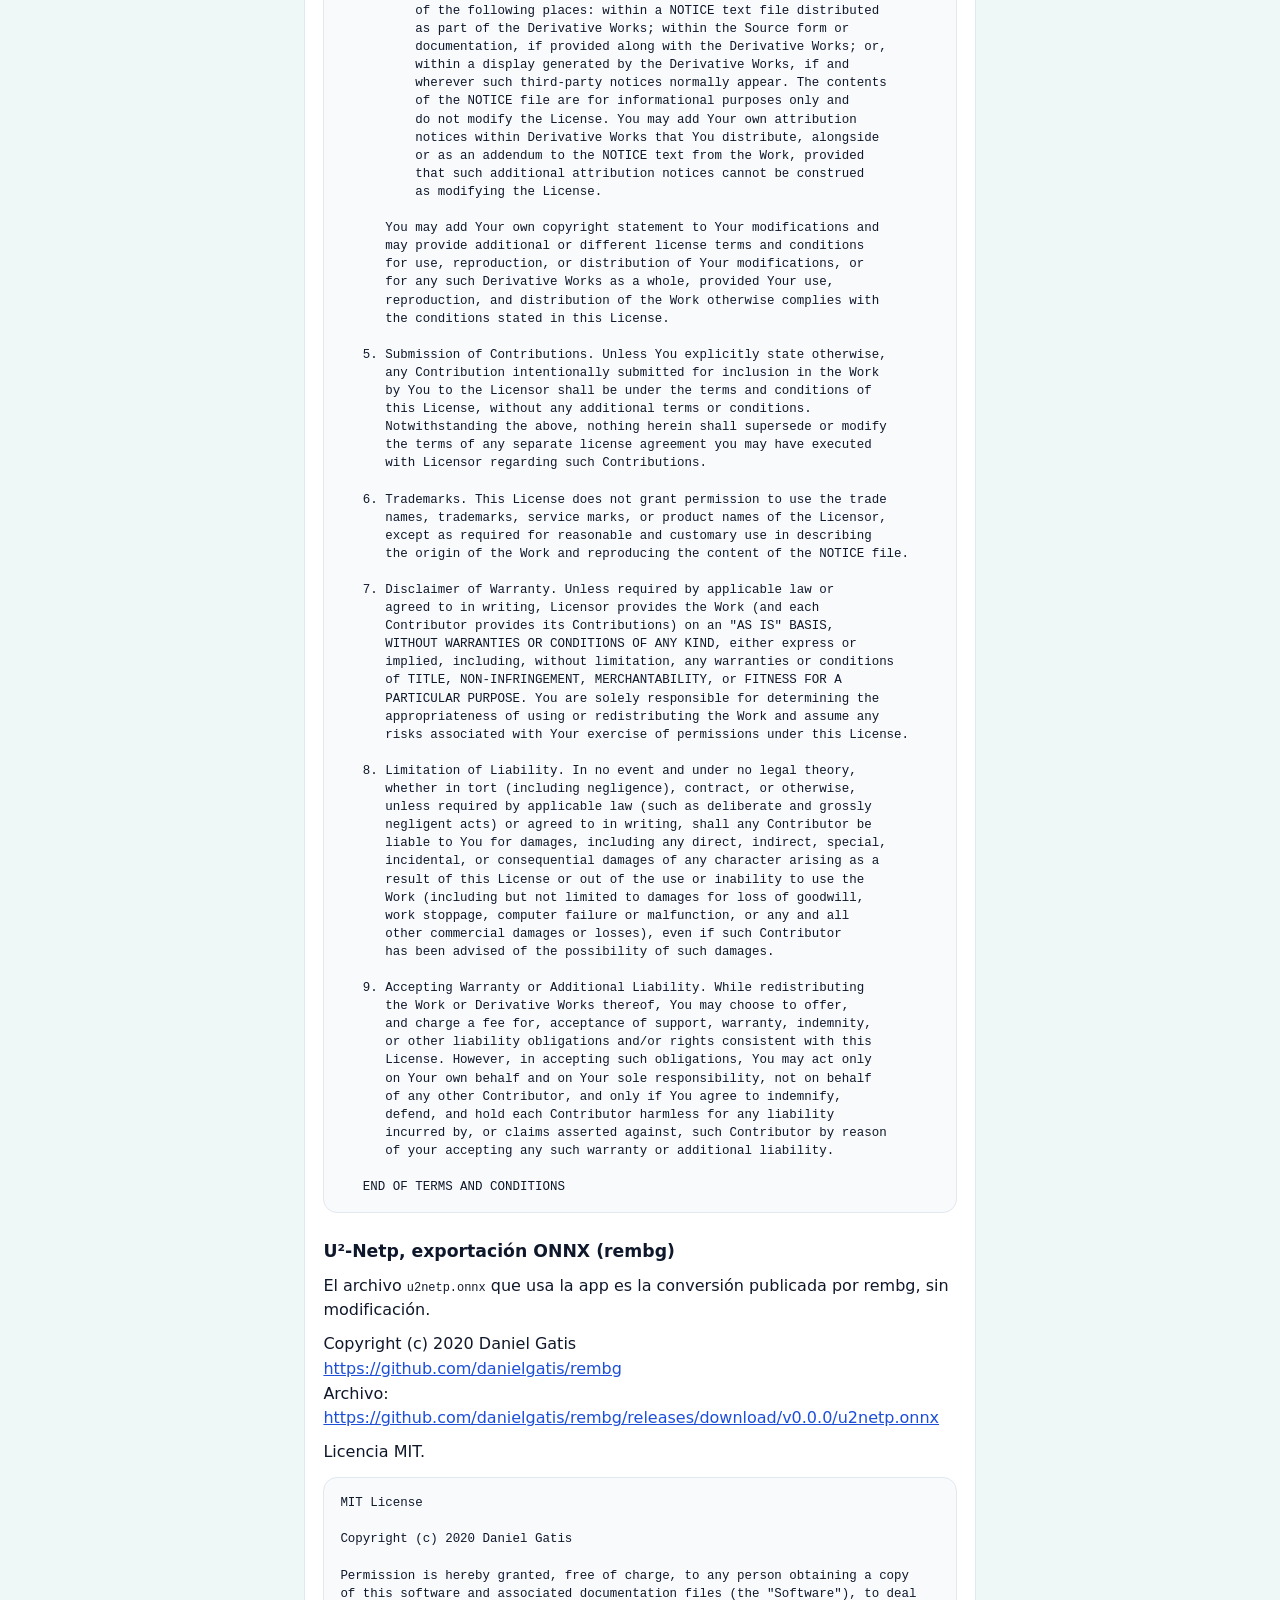
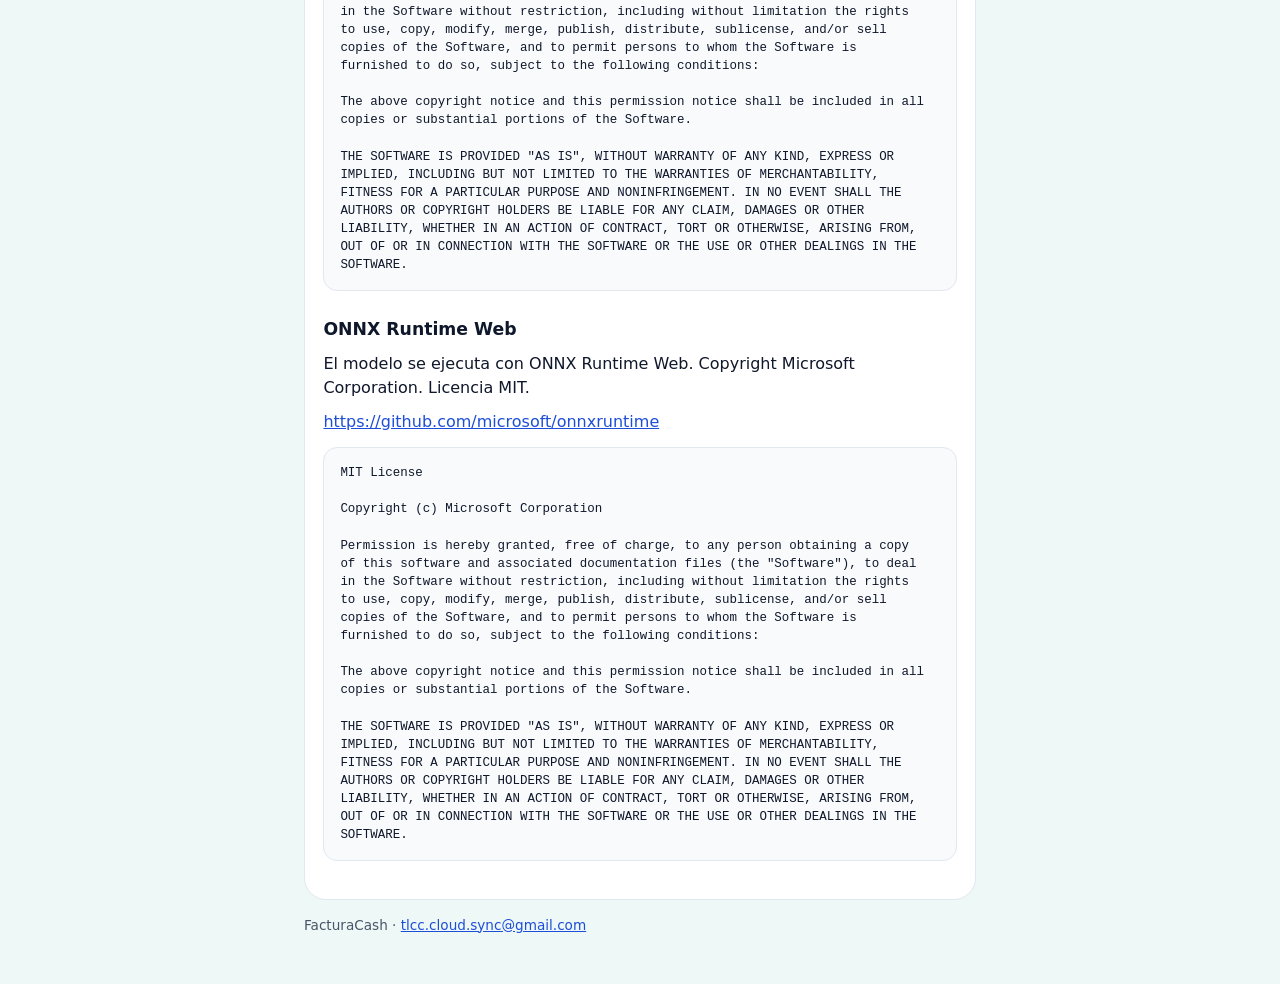
<file: licencias.html>
<!DOCTYPE html>
<html lang="es">
<head>
  <meta charset="UTF-8" />
  <meta name="viewport" content="width=device-width, initial-scale=1" />
  <title>Licencias de código abierto — FacturaCash</title>
  <link rel="stylesheet" href="styles.css" />
  <link rel="icon" href="icono.png" />
</head>
<body>
  <div class="wrap">
  <header class="top">
    <img src="icono.png" alt="" width="72" height="72" />
    <div>
      <p class="brand"><span class="a">Factura</span><span class="b">Cash</span></p>
      <p class="tag">Órdenes, clientes y PDF en el teléfono</p>
    </div>
  </header>
  <nav>
    <a href="./">Privacidad</a>
    <a href="terminos.html">Términos</a>
    <a href="licencias.html" aria-current="page">Licencias</a>
  </nav>
  <main>
  <h1>Licencias de código abierto</h1>
  <p>Última actualización: 10 de noviembre de 2026.</p>
  <p>FacturaCash incluye componentes de terceros para quitar el fondo del logo en el propio teléfono. Esta página cumple los avisos de esas licencias. No es asesoría legal. El uso de la app se rige por los <a href="terminos.html">términos</a>.</p>

  <h2>U²-Net (U-2-Net)</h2>
  <p>Arquitectura de segmentación usada para quitar el fondo. El procesamiento ocurre en el dispositivo.</p>
  <p>Autor: Xuebin Qin.<br />
  Repositorio original: <a href="https://github.com/xuebinqin/U-2-Net">https://github.com/xuebinqin/U-2-Net</a><br />
  Publicación: Xuebin Qin, Zichen Zhang, Chenyang Huang, Masood Dehghan, Osmar R. Zaiane y Martin Jagersand, “U²-Net: Going Deeper with Nested U-Structure for Salient Object Detection”, Pattern Recognition, 2020.</p>
  <p>Copyright (c) 2020 Xuebin Qin</p>
  <p>Distribuido bajo la Licencia Apache, versión 2.0. El repositorio no incluye un archivo NOTICE aparte. El archivo de modelo compacto que viaja con la app se incluye sin modificación. Esta aplicación no está afiliada ni respaldada por el autor, y no usa su nombre como marca.</p>
  <pre>Copyright (c) 2020 Xuebin Qin

Licensed under the Apache License, Version 2.0 (the "License");
you may not use this file except in compliance with the License.
You may obtain a copy of the License at

    http://www.apache.org/licenses/LICENSE-2.0

Unless required by applicable law or agreed to in writing, software
distributed under the License is distributed on an "AS IS" BASIS,
WITHOUT WARRANTIES OR CONDITIONS OF ANY KIND, either express or
implied.
See the License for the specific language governing permissions and
limitations under the License.</pre>

  <h3>Licencia Apache 2.0 completa</h3>
  <p>Texto oficial, en inglés, tal como se publica en <a href="http://www.apache.org/licenses/LICENSE-2.0">http://www.apache.org/licenses/LICENSE-2.0</a> y en el archivo LICENSE del repositorio.</p>
  <pre>                                 Apache License
                           Version 2.0, January 2004
                        http://www.apache.org/licenses/

   TERMS AND CONDITIONS FOR USE, REPRODUCTION, AND DISTRIBUTION

   1. Definitions.

      "License" shall mean the terms and conditions for use, reproduction,
      and distribution as defined by Sections 1 through 9 of this document.

      "Licensor" shall mean the copyright owner or entity authorized by
      the copyright owner that is granting the License.

      "Legal Entity" shall mean the union of the acting entity and all
      other entities that control, are controlled by, or are under common
      control with that entity. For the purposes of this definition,
      "control" means (i) the power, direct or indirect, to cause the
      direction or management of such entity, whether by contract or
      otherwise, or (ii) ownership of fifty percent (50%) or more of the
      outstanding shares, or (iii) beneficial ownership of such entity.

      "You" (or "Your") shall mean an individual or Legal Entity
      exercising permissions granted by this License.

      "Source" form shall mean the preferred form for making modifications,
      including but not limited to software source code, documentation
      source, and configuration files.

      "Object" form shall mean any form resulting from mechanical
      transformation or translation of a Source form, including but
      not limited to compiled object code, generated documentation,
      and conversions to other media types.

      "Work" shall mean the work of authorship, whether in Source or
      Object form, made available under the License, as indicated by a
      copyright notice that is included in or attached to the work
      (an example is provided in the Appendix below).

      "Derivative Works" shall mean any work, whether in Source or Object
      form, that is based on (or derived from) the Work and for which the
      editorial revisions, annotations, elaborations, or other modifications
      represent, as a whole, an original work of authorship. For the purposes
      of this License, Derivative Works shall not include works that remain
      separable from, or merely link (or bind by name) to the interfaces of,
      the Work and Derivative Works thereof.

      "Contribution" shall mean any work of authorship, including
      the original version of the Work and any modifications or additions
      to that Work or Derivative Works thereof, that is intentionally
      submitted to Licensor for inclusion in the Work by the copyright owner
      or by an individual or Legal Entity authorized to submit on behalf of
      the copyright owner. For the purposes of this definition, "submitted"
      means any form of electronic, verbal, or written communication sent
      to the Licensor or its representatives, including but not limited to
      communication on electronic mailing lists, source code control systems,
      and issue tracking systems that are managed by, or on behalf of, the
      Licensor for the purpose of discussing and improving the Work, but
      excluding communication that is conspicuously marked or otherwise
      designated in writing by the copyright owner as "Not a Contribution."

      "Contributor" shall mean Licensor and any individual or Legal Entity
      on behalf of whom a Contribution has been received by Licensor and
      subsequently incorporated within the Work.

   2. Grant of Copyright License. Subject to the terms and conditions of
      this License, each Contributor hereby grants to You a perpetual,
      worldwide, non-exclusive, no-charge, royalty-free, irrevocable
      copyright license to reproduce, prepare Derivative Works of,
      publicly display, publicly perform, sublicense, and distribute the
      Work and such Derivative Works in Source or Object form.

   3. Grant of Patent License. Subject to the terms and conditions of
      this License, each Contributor hereby grants to You a perpetual,
      worldwide, non-exclusive, no-charge, royalty-free, irrevocable
      (except as stated in this section) patent license to make, have made,
      use, offer to sell, sell, import, and otherwise transfer the Work,
      where such license applies only to those patent claims licensable
      by such Contributor that are necessarily infringed by their
      Contribution(s) alone or by combination of their Contribution(s)
      with the Work to which such Contribution(s) was submitted. If You
      institute patent litigation against any entity (including a
      cross-claim or counterclaim in a lawsuit) alleging that the Work
      or a Contribution incorporated within the Work constitutes direct
      or contributory patent infringement, then any patent licenses
      granted to You under this License for that Work shall terminate
      as of the date such litigation is filed.

   4. Redistribution. You may reproduce and distribute copies of the
      Work or Derivative Works thereof in any medium, with or without
      modifications, and in Source or Object form, provided that You
      meet the following conditions:

      (a) You must give any other recipients of the Work or
          Derivative Works a copy of this License; and

      (b) You must cause any modified files to carry prominent notices
          stating that You changed the files; and

      (c) You must retain, in the Source form of any Derivative Works
          that You distribute, all copyright, patent, trademark, and
          attribution notices from the Source form of the Work,
          excluding those notices that do not pertain to any part of
          the Derivative Works; and

      (d) If the Work includes a "NOTICE" text file as part of its
          distribution, then any Derivative Works that You distribute must
          include a readable copy of the attribution notices contained
          within such NOTICE file, excluding those notices that do not
          pertain to any part of the Derivative Works, in at least one
          of the following places: within a NOTICE text file distributed
          as part of the Derivative Works; within the Source form or
          documentation, if provided along with the Derivative Works; or,
          within a display generated by the Derivative Works, if and
          wherever such third-party notices normally appear. The contents
          of the NOTICE file are for informational purposes only and
          do not modify the License. You may add Your own attribution
          notices within Derivative Works that You distribute, alongside
          or as an addendum to the NOTICE text from the Work, provided
          that such additional attribution notices cannot be construed
          as modifying the License.

      You may add Your own copyright statement to Your modifications and
      may provide additional or different license terms and conditions
      for use, reproduction, or distribution of Your modifications, or
      for any such Derivative Works as a whole, provided Your use,
      reproduction, and distribution of the Work otherwise complies with
      the conditions stated in this License.

   5. Submission of Contributions. Unless You explicitly state otherwise,
      any Contribution intentionally submitted for inclusion in the Work
      by You to the Licensor shall be under the terms and conditions of
      this License, without any additional terms or conditions.
      Notwithstanding the above, nothing herein shall supersede or modify
      the terms of any separate license agreement you may have executed
      with Licensor regarding such Contributions.

   6. Trademarks. This License does not grant permission to use the trade
      names, trademarks, service marks, or product names of the Licensor,
      except as required for reasonable and customary use in describing
      the origin of the Work and reproducing the content of the NOTICE file.

   7. Disclaimer of Warranty. Unless required by applicable law or
      agreed to in writing, Licensor provides the Work (and each
      Contributor provides its Contributions) on an "AS IS" BASIS,
      WITHOUT WARRANTIES OR CONDITIONS OF ANY KIND, either express or
      implied, including, without limitation, any warranties or conditions
      of TITLE, NON-INFRINGEMENT, MERCHANTABILITY, or FITNESS FOR A
      PARTICULAR PURPOSE. You are solely responsible for determining the
      appropriateness of using or redistributing the Work and assume any
      risks associated with Your exercise of permissions under this License.

   8. Limitation of Liability. In no event and under no legal theory,
      whether in tort (including negligence), contract, or otherwise,
      unless required by applicable law (such as deliberate and grossly
      negligent acts) or agreed to in writing, shall any Contributor be
      liable to You for damages, including any direct, indirect, special,
      incidental, or consequential damages of any character arising as a
      result of this License or out of the use or inability to use the
      Work (including but not limited to damages for loss of goodwill,
      work stoppage, computer failure or malfunction, or any and all
      other commercial damages or losses), even if such Contributor
      has been advised of the possibility of such damages.

   9. Accepting Warranty or Additional Liability. While redistributing
      the Work or Derivative Works thereof, You may choose to offer,
      and charge a fee for, acceptance of support, warranty, indemnity,
      or other liability obligations and/or rights consistent with this
      License. However, in accepting such obligations, You may act only
      on Your own behalf and on Your sole responsibility, not on behalf
      of any other Contributor, and only if You agree to indemnify,
      defend, and hold each Contributor harmless for any liability
      incurred by, or claims asserted against, such Contributor by reason
      of your accepting any such warranty or additional liability.

   END OF TERMS AND CONDITIONS</pre>

  <h2>U²-Netp, exportación ONNX (rembg)</h2>
  <p>El archivo <code>u2netp.onnx</code> que usa la app es la conversión publicada por rembg, sin modificación.</p>
  <p>Copyright (c) 2020 Daniel Gatis<br />
  <a href="https://github.com/danielgatis/rembg">https://github.com/danielgatis/rembg</a><br />
  Archivo: <a href="https://github.com/danielgatis/rembg/releases/download/v0.0.0/u2netp.onnx">https://github.com/danielgatis/rembg/releases/download/v0.0.0/u2netp.onnx</a></p>
  <p>Licencia MIT.</p>
  <pre>MIT License

Copyright (c) 2020 Daniel Gatis

Permission is hereby granted, free of charge, to any person obtaining a copy
of this software and associated documentation files (the "Software"), to deal
in the Software without restriction, including without limitation the rights
to use, copy, modify, merge, publish, distribute, sublicense, and/or sell
copies of the Software, and to permit persons to whom the Software is
furnished to do so, subject to the following conditions:

The above copyright notice and this permission notice shall be included in all
copies or substantial portions of the Software.

THE SOFTWARE IS PROVIDED "AS IS", WITHOUT WARRANTY OF ANY KIND, EXPRESS OR
IMPLIED, INCLUDING BUT NOT LIMITED TO THE WARRANTIES OF MERCHANTABILITY,
FITNESS FOR A PARTICULAR PURPOSE AND NONINFRINGEMENT. IN NO EVENT SHALL THE
AUTHORS OR COPYRIGHT HOLDERS BE LIABLE FOR ANY CLAIM, DAMAGES OR OTHER
LIABILITY, WHETHER IN AN ACTION OF CONTRACT, TORT OR OTHERWISE, ARISING FROM,
OUT OF OR IN CONNECTION WITH THE SOFTWARE OR THE USE OR OTHER DEALINGS IN THE
SOFTWARE.</pre>

  <h2>ONNX Runtime Web</h2>
  <p>El modelo se ejecuta con ONNX Runtime Web. Copyright Microsoft Corporation. Licencia MIT.</p>
  <p><a href="https://github.com/microsoft/onnxruntime">https://github.com/microsoft/onnxruntime</a></p>
  <pre>MIT License

Copyright (c) Microsoft Corporation

Permission is hereby granted, free of charge, to any person obtaining a copy
of this software and associated documentation files (the "Software"), to deal
in the Software without restriction, including without limitation the rights
to use, copy, modify, merge, publish, distribute, sublicense, and/or sell
copies of the Software, and to permit persons to whom the Software is
furnished to do so, subject to the following conditions:

The above copyright notice and this permission notice shall be included in all
copies or substantial portions of the Software.

THE SOFTWARE IS PROVIDED "AS IS", WITHOUT WARRANTY OF ANY KIND, EXPRESS OR
IMPLIED, INCLUDING BUT NOT LIMITED TO THE WARRANTIES OF MERCHANTABILITY,
FITNESS FOR A PARTICULAR PURPOSE AND NONINFRINGEMENT. IN NO EVENT SHALL THE
AUTHORS OR COPYRIGHT HOLDERS BE LIABLE FOR ANY CLAIM, DAMAGES OR OTHER
LIABILITY, WHETHER IN AN ACTION OF CONTRACT, TORT OR OTHERWISE, ARISING FROM,
OUT OF OR IN CONNECTION WITH THE SOFTWARE OR THE USE OR OTHER DEALINGS IN THE
SOFTWARE.</pre>
  </main>
  <footer>FacturaCash · <a href="mailto:tlcc.cloud.sync@gmail.com">tlcc.cloud.sync@gmail.com</a></footer>
  </div>
</body>
</html>
</file>
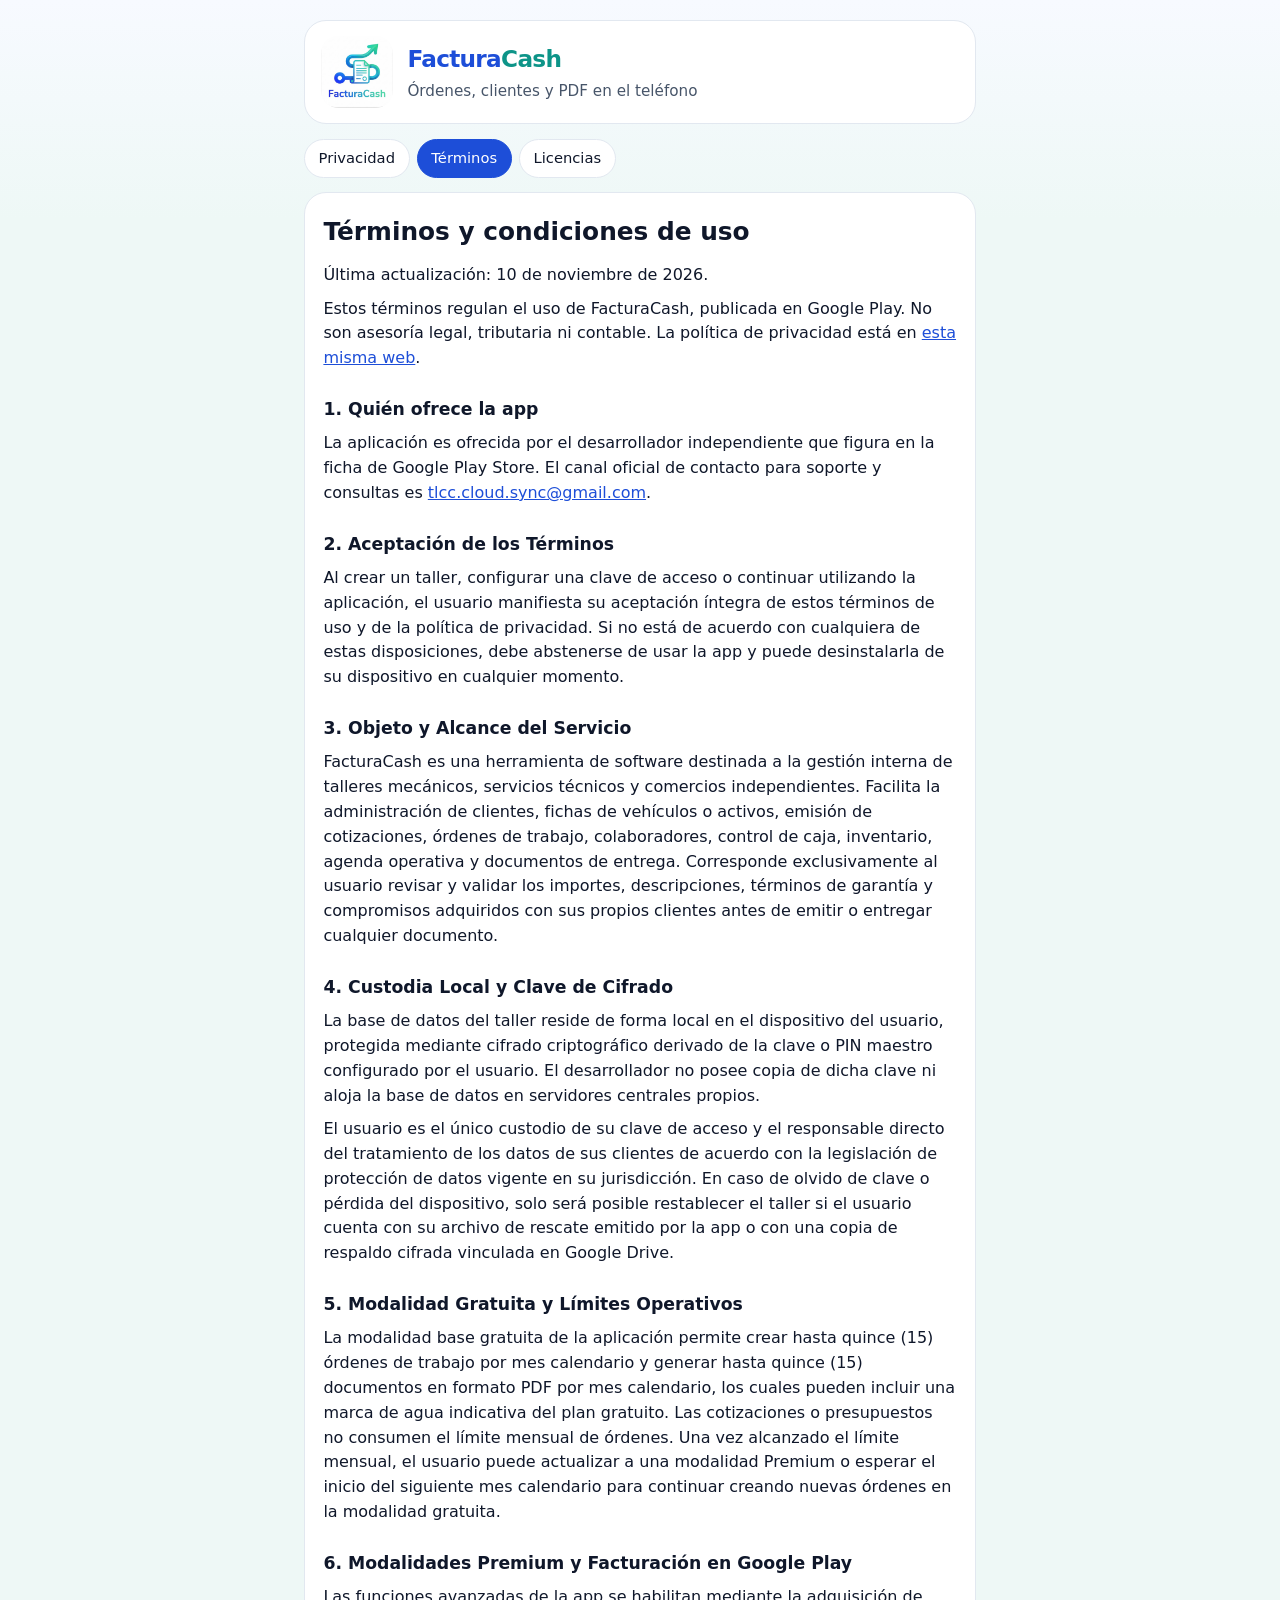
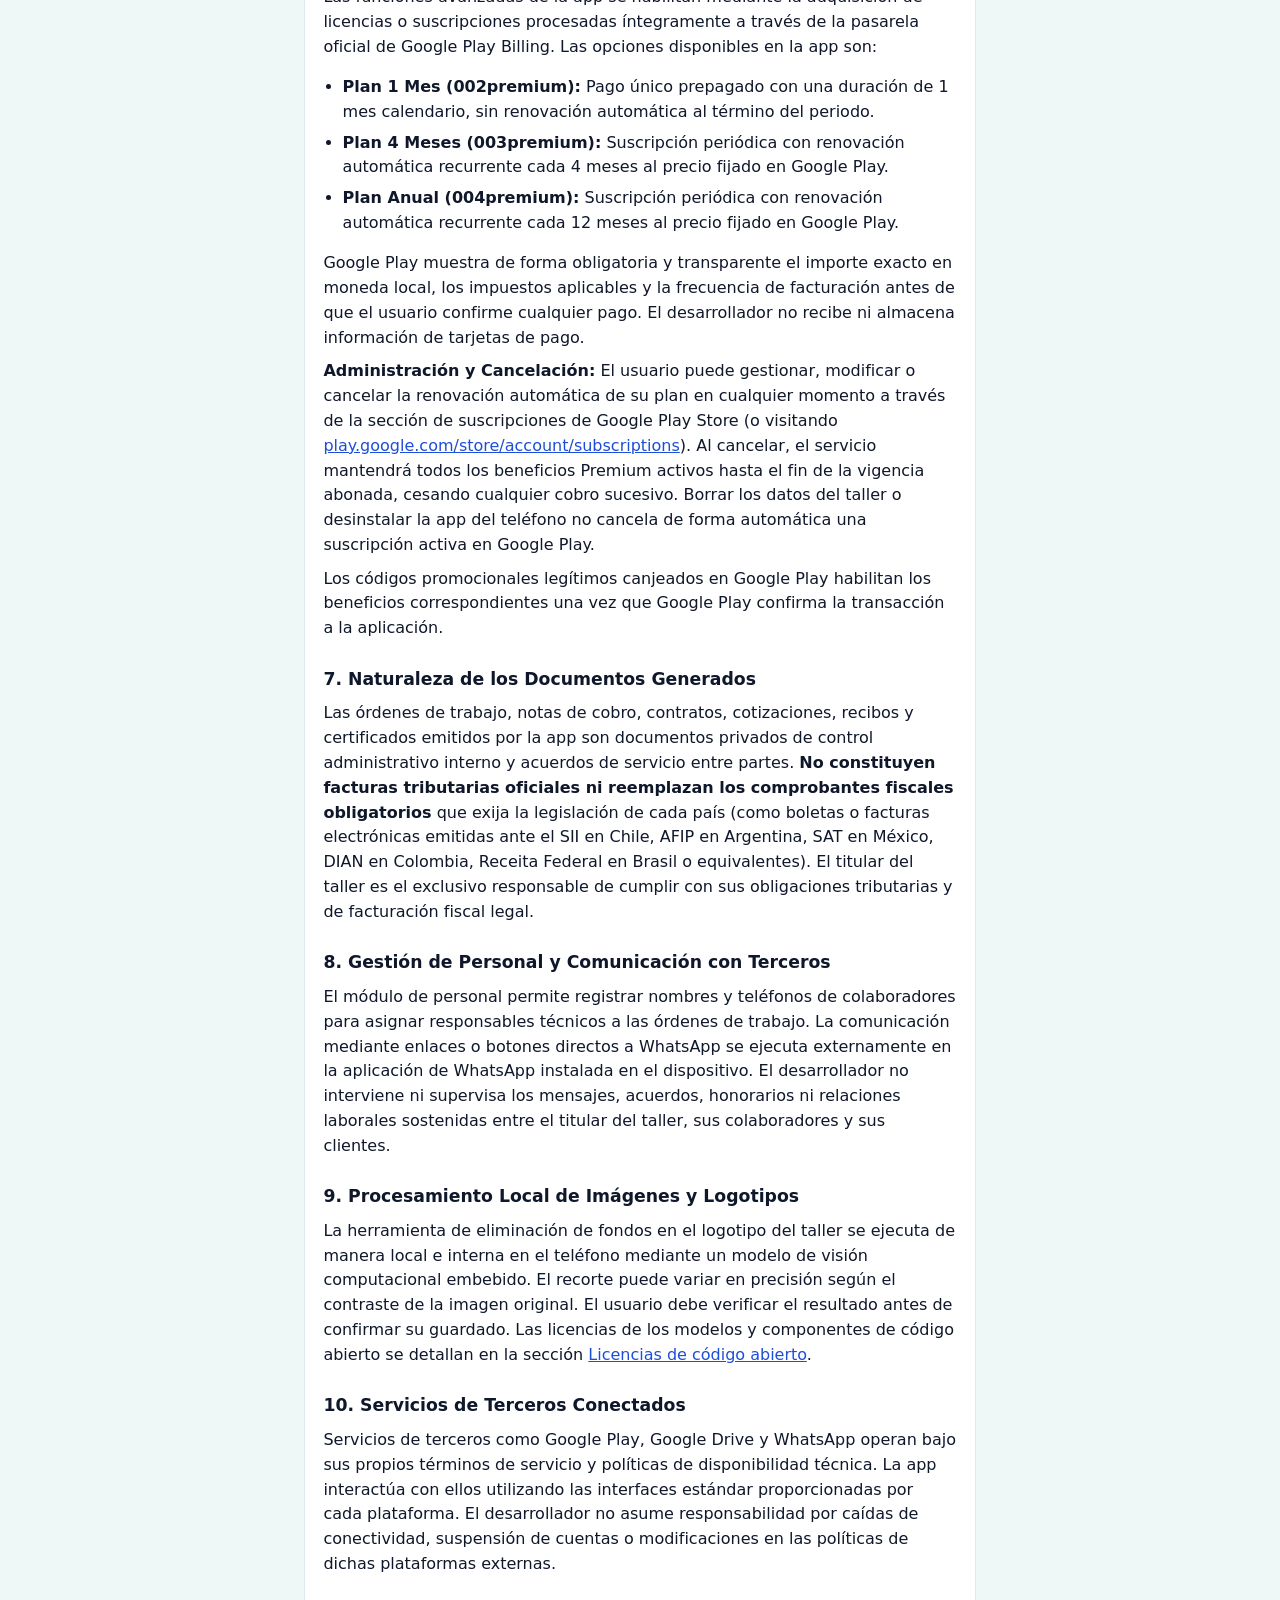
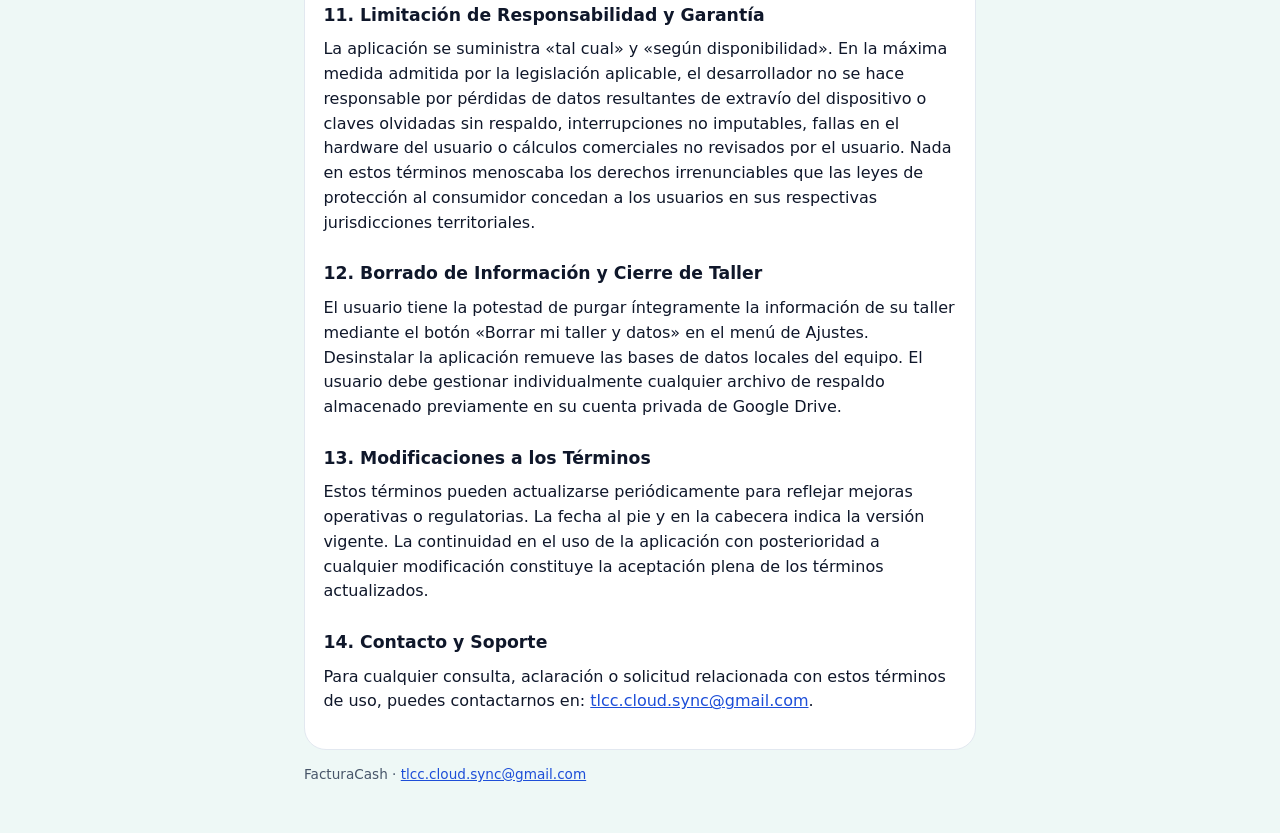
<file: terminos.html>
<!DOCTYPE html>
<html lang="es">
<head>
  <meta charset="UTF-8" />
  <meta name="viewport" content="width=device-width, initial-scale=1" />
  <title>Términos y condiciones — FacturaCash</title>
  <link rel="stylesheet" href="styles.css" />
  <link rel="icon" href="icono.png" />
</head>
<body>
  <div class="wrap">
  <header class="top">
    <img src="icono.png" alt="" width="72" height="72" />
    <div>
      <p class="brand"><span class="a">Factura</span><span class="b">Cash</span></p>
      <p class="tag">Órdenes, clientes y PDF en el teléfono</p>
    </div>
  </header>
  <nav>
    <a href="./">Privacidad</a>
    <a href="terminos.html" aria-current="page">Términos</a>
    <a href="licencias.html">Licencias</a>
  </nav>
  <main>
  <h1>Términos y condiciones de uso</h1>
  <p>Última actualización: 10 de noviembre de 2026.</p>
  <p>Estos términos regulan el uso de FacturaCash, publicada en Google Play. No son asesoría legal, tributaria ni contable. La política de privacidad está en <a href="./">esta misma web</a>.</p>

  <h2>1. Quién ofrece la app</h2>
  <p>La aplicación es ofrecida por el desarrollador independiente que figura en la ficha de Google Play Store. El canal oficial de contacto para soporte y consultas es <a href="mailto:tlcc.cloud.sync@gmail.com">tlcc.cloud.sync@gmail.com</a>.</p>

  <h2>2. Aceptación de los Términos</h2>
  <p>Al crear un taller, configurar una clave de acceso o continuar utilizando la aplicación, el usuario manifiesta su aceptación íntegra de estos términos de uso y de la política de privacidad. Si no está de acuerdo con cualquiera de estas disposiciones, debe abstenerse de usar la app y puede desinstalarla de su dispositivo en cualquier momento.</p>

  <h2>3. Objeto y Alcance del Servicio</h2>
  <p>FacturaCash es una herramienta de software destinada a la gestión interna de talleres mecánicos, servicios técnicos y comercios independientes. Facilita la administración de clientes, fichas de vehículos o activos, emisión de cotizaciones, órdenes de trabajo, colaboradores, control de caja, inventario, agenda operativa y documentos de entrega. Corresponde exclusivamente al usuario revisar y validar los importes, descripciones, términos de garantía y compromisos adquiridos con sus propios clientes antes de emitir o entregar cualquier documento.</p>

  <h2>4. Custodia Local y Clave de Cifrado</h2>
  <p>La base de datos del taller reside de forma local en el dispositivo del usuario, protegida mediante cifrado criptográfico derivado de la clave o PIN maestro configurado por el usuario. El desarrollador no posee copia de dicha clave ni aloja la base de datos en servidores centrales propios.</p>
  <p>El usuario es el único custodio de su clave de acceso y el responsable directo del tratamiento de los datos de sus clientes de acuerdo con la legislación de protección de datos vigente en su jurisdicción. En caso de olvido de clave o pérdida del dispositivo, solo será posible restablecer el taller si el usuario cuenta con su archivo de rescate emitido por la app o con una copia de respaldo cifrada vinculada en Google Drive.</p>

  <h2>5. Modalidad Gratuita y Límites Operativos</h2>
  <p>La modalidad base gratuita de la aplicación permite crear hasta quince (15) órdenes de trabajo por mes calendario y generar hasta quince (15) documentos en formato PDF por mes calendario, los cuales pueden incluir una marca de agua indicativa del plan gratuito. Las cotizaciones o presupuestos no consumen el límite mensual de órdenes. Una vez alcanzado el límite mensual, el usuario puede actualizar a una modalidad Premium o esperar el inicio del siguiente mes calendario para continuar creando nuevas órdenes en la modalidad gratuita.</p>

  <h2>6. Modalidades Premium y Facturación en Google Play</h2>
  <p>Las funciones avanzadas de la app se habilitan mediante la adquisición de licencias o suscripciones procesadas íntegramente a través de la pasarela oficial de Google Play Billing. Las opciones disponibles en la app son:</p>
  <ul>
    <li><strong>Plan 1 Mes (002premium):</strong> Pago único prepagado con una duración de 1 mes calendario, sin renovación automática al término del periodo.</li>
    <li><strong>Plan 4 Meses (003premium):</strong> Suscripción periódica con renovación automática recurrente cada 4 meses al precio fijado en Google Play.</li>
    <li><strong>Plan Anual (004premium):</strong> Suscripción periódica con renovación automática recurrente cada 12 meses al precio fijado en Google Play.</li>
  </ul>
  <p>Google Play muestra de forma obligatoria y transparente el importe exacto en moneda local, los impuestos aplicables y la frecuencia de facturación antes de que el usuario confirme cualquier pago. El desarrollador no recibe ni almacena información de tarjetas de pago.</p>
  <p><strong>Administración y Cancelación:</strong> El usuario puede gestionar, modificar o cancelar la renovación automática de su plan en cualquier momento a través de la sección de suscripciones de Google Play Store (o visitando <a href="https://play.google.com/store/account/subscriptions" target="_blank" rel="noopener">play.google.com/store/account/subscriptions</a>). Al cancelar, el servicio mantendrá todos los beneficios Premium activos hasta el fin de la vigencia abonada, cesando cualquier cobro sucesivo. Borrar los datos del taller o desinstalar la app del teléfono no cancela de forma automática una suscripción activa en Google Play.</p>
  <p>Los códigos promocionales legítimos canjeados en Google Play habilitan los beneficios correspondientes una vez que Google Play confirma la transacción a la aplicación.</p>

  <h2>7. Naturaleza de los Documentos Generados</h2>
  <p>Las órdenes de trabajo, notas de cobro, contratos, cotizaciones, recibos y certificados emitidos por la app son documentos privados de control administrativo interno y acuerdos de servicio entre partes. <strong>No constituyen facturas tributarias oficiales ni reemplazan los comprobantes fiscales obligatorios</strong> que exija la legislación de cada país (como boletas o facturas electrónicas emitidas ante el SII en Chile, AFIP en Argentina, SAT en México, DIAN en Colombia, Receita Federal en Brasil o equivalentes). El titular del taller es el exclusivo responsable de cumplir con sus obligaciones tributarias y de facturación fiscal legal.</p>

  <h2>8. Gestión de Personal y Comunicación con Terceros</h2>
  <p>El módulo de personal permite registrar nombres y teléfonos de colaboradores para asignar responsables técnicos a las órdenes de trabajo. La comunicación mediante enlaces o botones directos a WhatsApp se ejecuta externamente en la aplicación de WhatsApp instalada en el dispositivo. El desarrollador no interviene ni supervisa los mensajes, acuerdos, honorarios ni relaciones laborales sostenidas entre el titular del taller, sus colaboradores y sus clientes.</p>

  <h2>9. Procesamiento Local de Imágenes y Logotipos</h2>
  <p>La herramienta de eliminación de fondos en el logotipo del taller se ejecuta de manera local e interna en el teléfono mediante un modelo de visión computacional embebido. El recorte puede variar en precisión según el contraste de la imagen original. El usuario debe verificar el resultado antes de confirmar su guardado. Las licencias de los modelos y componentes de código abierto se detallan en la sección <a href="licencias.html">Licencias de código abierto</a>.</p>

  <h2>10. Servicios de Terceros Conectados</h2>
  <p>Servicios de terceros como Google Play, Google Drive y WhatsApp operan bajo sus propios términos de servicio y políticas de disponibilidad técnica. La app interactúa con ellos utilizando las interfaces estándar proporcionadas por cada plataforma. El desarrollador no asume responsabilidad por caídas de conectividad, suspensión de cuentas o modificaciones en las políticas de dichas plataformas externas.</p>

  <h2>11. Limitación de Responsabilidad y Garantía</h2>
  <p>La aplicación se suministra «tal cual» y «según disponibilidad». En la máxima medida admitida por la legislación aplicable, el desarrollador no se hace responsable por pérdidas de datos resultantes de extravío del dispositivo o claves olvidadas sin respaldo, interrupciones no imputables, fallas en el hardware del usuario o cálculos comerciales no revisados por el usuario. Nada en estos términos menoscaba los derechos irrenunciables que las leyes de protección al consumidor concedan a los usuarios en sus respectivas jurisdicciones territoriales.</p>

  <h2>12. Borrado de Información y Cierre de Taller</h2>
  <p>El usuario tiene la potestad de purgar íntegramente la información de su taller mediante el botón «Borrar mi taller y datos» en el menú de Ajustes. Desinstalar la aplicación remueve las bases de datos locales del equipo. El usuario debe gestionar individualmente cualquier archivo de respaldo almacenado previamente en su cuenta privada de Google Drive.</p>

  <h2>13. Modificaciones a los Términos</h2>
  <p>Estos términos pueden actualizarse periódicamente para reflejar mejoras operativas o regulatorias. La fecha al pie y en la cabecera indica la versión vigente. La continuidad en el uso de la aplicación con posterioridad a cualquier modificación constituye la aceptación plena de los términos actualizados.</p>

  <h2>14. Contacto y Soporte</h2>
  <p>Para cualquier consulta, aclaración o solicitud relacionada con estos términos de uso, puedes contactarnos en: <a href="mailto:tlcc.cloud.sync@gmail.com">tlcc.cloud.sync@gmail.com</a>.</p>
  </main>
  <footer>FacturaCash · <a href="mailto:tlcc.cloud.sync@gmail.com">tlcc.cloud.sync@gmail.com</a></footer>
  </div>
</body>
</html>
</file>
<file: styles.css>
:root {
  --blue: #1d4ed8;
  --teal: #0d9488;
  --ink: #0f172a;
  --muted: #475569;
  --line: #e2e8f0;
  --bg: #f3f7fb;
}

* { box-sizing: border-box; }

body {
  margin: 0;
  font-family: "Segoe UI", system-ui, sans-serif;
  line-height: 1.55;
  color: var(--ink);
  background: linear-gradient(180deg, #f7faff 0%, #eef8f6 220px);
}

.wrap {
  max-width: 44rem;
  margin: 0 auto;
  padding: 1.25rem 1rem 3rem;
}

.top {
  display: flex;
  gap: 0.9rem;
  align-items: center;
  background: #fff;
  border: 1px solid var(--line);
  border-radius: 22px;
  padding: 0.95rem 1rem;
}

.top img {
  width: 72px;
  height: 72px;
  border-radius: 18px;
  flex: none;
}

.brand {
  margin: 0;
  font-size: 1.45rem;
  font-weight: 700;
  letter-spacing: -0.03em;
}

.brand .a { color: var(--blue); }
.brand .b { color: var(--teal); }

.tag {
  margin: 0.15rem 0 0;
  color: var(--muted);
  font-size: 0.95rem;
}

nav {
  display: flex;
  flex-wrap: wrap;
  gap: 0.45rem;
  margin: 0.9rem 0;
}

nav a {
  text-decoration: none;
  color: var(--ink);
  background: #fff;
  border: 1px solid var(--line);
  border-radius: 999px;
  padding: 0.45rem 0.85rem;
  font-size: 0.92rem;
}

nav a[aria-current="page"] {
  background: var(--blue);
  border-color: var(--blue);
  color: #fff;
}

main {
  background: #fff;
  border: 1px solid var(--line);
  border-radius: 22px;
  padding: 1.25rem 1.15rem 1.6rem;
}

h1 { font-size: 1.55rem; margin: 0 0 0.7rem; }
h2 { font-size: 1.08rem; margin: 1.55rem 0 0.45rem; }
h3 { font-size: 1rem; margin: 1.2rem 0 0.4rem; }
p { margin: 0.55rem 0; }
a { color: var(--blue); }
.note { color: var(--muted); }
ul { padding-left: 1.2rem; }
li { margin: 0.35rem 0; }

pre {
  white-space: pre-wrap;
  font-family: ui-monospace, Consolas, monospace;
  font-size: 0.78rem;
  line-height: 1.45;
  background: #f8fafc;
  border: 1px solid var(--line);
  border-radius: 14px;
  padding: 1rem;
  overflow-wrap: anywhere;
}

code { font-size: 0.92em; }

footer {
  color: var(--muted);
  font-size: 0.85rem;
  margin-top: 0.9rem;
}
</file>
